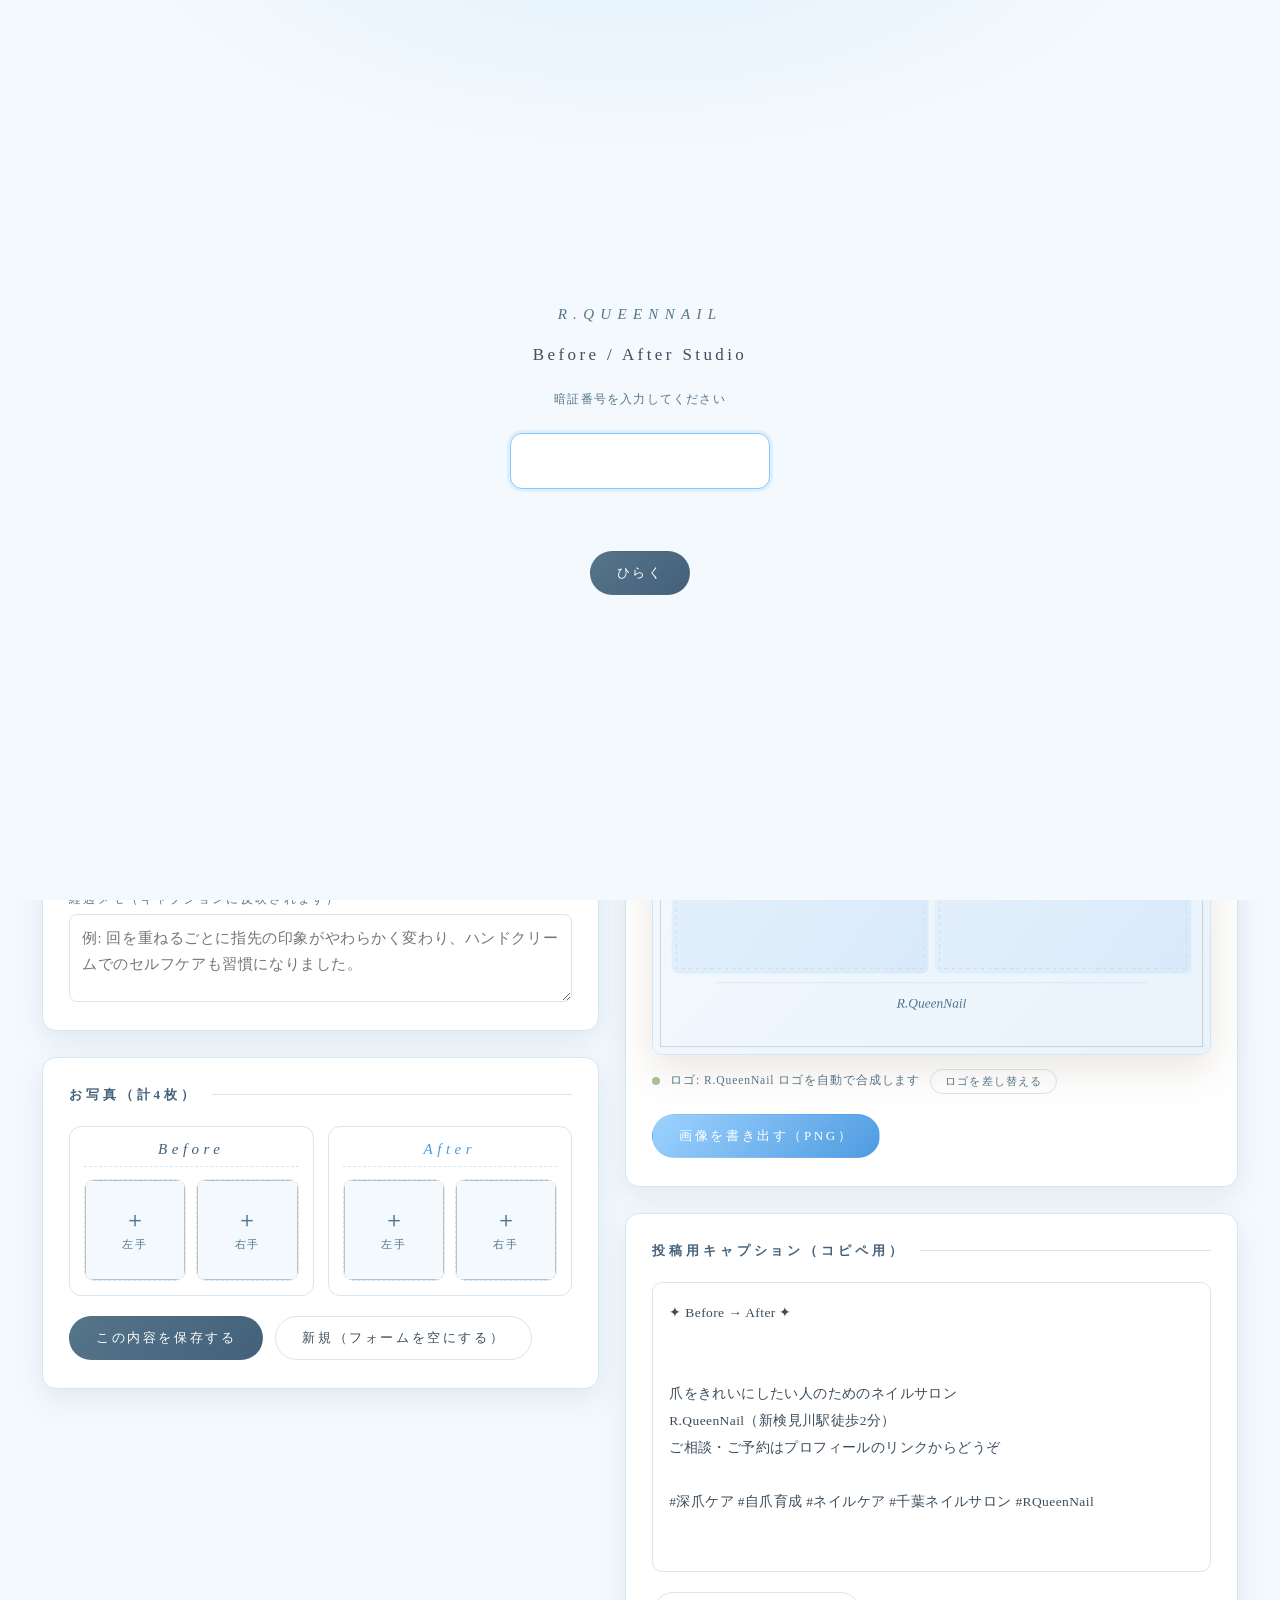
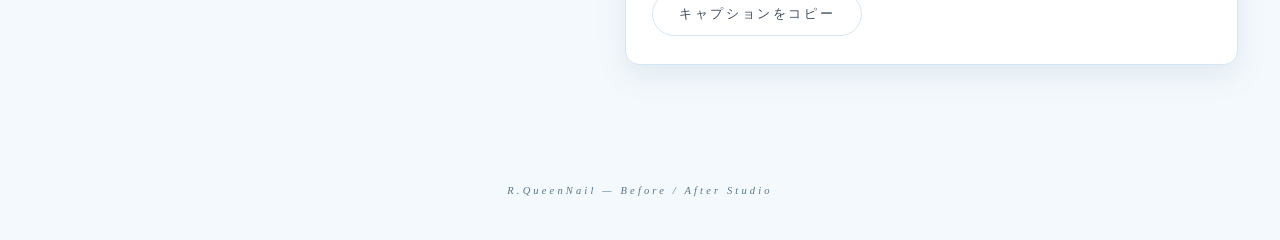
<file: index.html>
<!DOCTYPE html>
<html lang="ja">
<head>
<meta charset="utf-8">
<meta name="viewport" content="width=device-width, initial-scale=1">
<meta name="robots" content="noindex, nofollow">
<title>R.QueenNail — Before / After Studio</title>
<style>
  :root{
    /* R.QueenNail ブランドカラー: メイン#85C8FE / 第2 #55758A / 第3 #DCEFFF */
    --ivory:#f4f9fd;
    --paper:#ffffff;
    --ink:#3c4d5c;
    --ink-soft:#55758A;
    --gold:#55758A;
    --gold-deep:#44607a;
    --gold-mist:#DCEFFF;
    --rose:#85C8FE;
    --rose-deep:#4f9be0;
    --rose-mist:#dcefff;
    --line:#d5e6f3;
    --shadow:0 10px 30px rgba(85,117,138,.12);
    --serif:"Yu Mincho","YuMincho","Hiragino Mincho ProN","MS PMincho",serif;
    --display:Georgia,"Times New Roman",var(--serif);
  }
  *{box-sizing:border-box;margin:0;padding:0}
  html{-webkit-text-size-adjust:100%}
  body{
    font-family:var(--serif);
    color:var(--ink);
    background:
      radial-gradient(1200px 500px at 85% -10%, rgba(133,200,254,.14), transparent 60%),
      radial-gradient(900px 420px at -10% 8%, rgba(85,117,138,.10), transparent 55%),
      var(--ivory);
    min-height:100vh;
    letter-spacing:.02em;
  }
  /* ---------- header ---------- */
  header{
    padding:34px 28px 22px;
    text-align:center;
    position:relative;
  }
  header::after{
    content:"";display:block;margin:20px auto 0;width:min(720px,86%);
    border-top:1px solid var(--line);
    border-bottom:1px solid var(--line);
    height:5px;
  }
  .brand{
    font-family:var(--display);
    font-style:italic;
    font-size:15px;
    letter-spacing:.42em;
    color:var(--gold-deep);
    text-transform:uppercase;
  }
  h1{
    margin-top:10px;
    font-family:var(--display);
    font-weight:500;
    font-size:clamp(26px,4vw,38px);
    letter-spacing:.14em;
    color:var(--ink);
  }
  h1 em{font-style:italic;color:var(--rose-deep)}
  .tagline{margin-top:10px;font-size:12.5px;color:var(--ink-soft);letter-spacing:.18em}
  .privacy-note{
    display:inline-block;margin-top:14px;padding:5px 16px;
    font-size:11px;color:var(--gold-deep);letter-spacing:.14em;
    border:1px solid var(--gold-mist);border-radius:999px;background:rgba(255,255,255,.6);
  }
  /* ---------- tabs ---------- */
  nav{display:flex;justify-content:center;gap:8px;margin:26px auto 0;flex-wrap:wrap}
  .tab{
    font-family:var(--serif);
    font-size:13.5px;letter-spacing:.22em;
    padding:11px 34px;cursor:pointer;
    background:transparent;color:var(--ink-soft);
    border:1px solid transparent;border-radius:999px;
    transition:all .25s ease;
  }
  .tab:hover{color:var(--ink)}
  .tab.active{
    background:var(--paper);color:var(--ink);
    border-color:var(--line);box-shadow:var(--shadow);
  }
  .tab .count{
    display:inline-block;min-width:20px;margin-left:8px;padding:1px 6px;
    font-size:11px;letter-spacing:0;text-align:center;
    background:var(--rose-mist);color:var(--rose-deep);border-radius:999px;
  }
  /* ---------- layout ---------- */
  main{max-width:1240px;margin:30px auto 90px;padding:0 22px}
  .view{display:none}
  .view.active{display:block}
  #view-editor.active{display:grid;grid-template-columns:minmax(340px,1fr) minmax(380px,1.1fr);gap:26px;align-items:start}
  @media(max-width:980px){#view-editor.active{grid-template-columns:1fr}}
  .card{
    background:var(--paper);
    border:1px solid var(--line);
    border-radius:14px;
    box-shadow:var(--shadow);
    padding:28px 26px;
  }
  .card + .card{margin-top:26px}
  .card h2{
    font-size:13px;font-weight:600;letter-spacing:.3em;color:var(--gold-deep);
    display:flex;align-items:center;gap:14px;margin-bottom:22px;
  }
  .card h2::after{content:"";flex:1;border-top:1px solid var(--line)}
  /* ---------- form ---------- */
  .grid2{display:grid;grid-template-columns:1fr 1fr;gap:14px 16px}
  @media(max-width:520px){.grid2{grid-template-columns:1fr}}
  .field{display:flex;flex-direction:column;gap:7px}
  .field.wide{grid-column:1 / -1}
  label{font-size:11.5px;letter-spacing:.2em;color:var(--ink-soft)}
  input[type=text],input[type=date],select,textarea{
    font-family:var(--serif);font-size:14.5px;color:var(--ink);
    padding:10px 12px;background:#fff;
    border:1px solid var(--line);border-radius:8px;
    outline:none;transition:border-color .2s, box-shadow .2s;
    letter-spacing:.04em;width:100%;
  }
  input:focus,select:focus,textarea:focus{
    border-color:var(--gold);box-shadow:0 0 0 3px rgba(179,154,100,.12);
  }
  textarea{resize:vertical;min-height:88px;line-height:1.8}
  .check-group{display:flex;flex-direction:column;gap:8px}
  .check{
    display:flex;align-items:center;gap:10px;padding:11px 14px;
    border:1px solid var(--line);border-radius:8px;background:#fff;
    cursor:pointer;font-size:14px;letter-spacing:.04em;color:var(--ink);
    transition:border-color .2s, background .2s;
  }
  .check:hover{border-color:var(--rose)}
  .check:has(input:checked){border-color:var(--rose);background:var(--rose-mist)}
  .check input{width:18px;height:18px;accent-color:var(--rose-deep);flex:none;cursor:pointer}
  .ng-warn{
    display:none;font-size:11.5px;line-height:1.7;color:var(--rose-deep);
    background:var(--rose-mist);border-radius:8px;padding:8px 12px;letter-spacing:.05em;
  }
  .ng-warn.show{display:block}
  /* ---------- photo slots ---------- */
  .slots{display:grid;grid-template-columns:1fr 1fr;gap:14px}
  .slot-group{border:1px solid var(--line);border-radius:12px;padding:14px;background:#fff}
  .slot-group .g-label{
    text-align:center;font-family:var(--display);font-style:italic;
    font-size:15px;letter-spacing:.3em;margin-bottom:12px;padding-bottom:8px;
    border-bottom:1px dashed var(--line);
  }
  .slot-group.before .g-label{color:var(--gold-deep)}
  .slot-group.after  .g-label{color:var(--rose-deep)}
  .slot-pair{display:grid;grid-template-columns:1fr 1fr;gap:10px}
  .slot{
    aspect-ratio:1/1;border:1.5px dashed var(--line);border-radius:10px;
    display:flex;flex-direction:column;align-items:center;justify-content:center;gap:6px;
    cursor:pointer;position:relative;overflow:hidden;background:var(--ivory);
    transition:border-color .2s, background .2s;
  }
  .slot:hover{border-color:var(--gold)}
  .slot.dragover{border-color:var(--rose);background:var(--rose-mist)}
  .slot .hint{font-size:11px;letter-spacing:.16em;color:var(--ink-soft);pointer-events:none}
  .slot .plus{font-size:22px;color:var(--gold);line-height:1;pointer-events:none;font-family:var(--display)}
  .slot img{position:absolute;inset:0;width:100%;height:100%;object-fit:cover}
  .slot .clear-btn{
    position:absolute;top:6px;right:6px;width:24px;height:24px;border-radius:50%;
    background:rgba(255,255,255,.92);border:1px solid var(--line);color:var(--ink-soft);
    font-size:13px;line-height:1;cursor:pointer;display:none;align-items:center;justify-content:center;
  }
  .slot.filled .clear-btn{display:flex}
  .slot.filled .hint,.slot.filled .plus{display:none}
  /* ---------- buttons ---------- */
  .btn{
    font-family:var(--serif);font-size:13px;letter-spacing:.2em;
    padding:12px 26px;border-radius:999px;cursor:pointer;
    border:1px solid var(--line);background:#fff;color:var(--ink);
    transition:all .22s ease;
  }
  .btn:hover{border-color:var(--gold);box-shadow:0 4px 14px rgba(150,125,80,.16);transform:translateY(-1px)}
  .btn.primary{
    background:linear-gradient(135deg,var(--gold) 0%,var(--gold-deep) 100%);
    color:#fff;border-color:transparent;
  }
  .btn.rose{
    background:linear-gradient(135deg,#9dd2ff 0%,var(--rose-deep) 100%);
    color:#fff;border-color:transparent;
  }
  .btn.ghost{background:transparent}
  .btn:disabled{opacity:.45;cursor:not-allowed;transform:none;box-shadow:none}
  .btn-row{display:flex;gap:12px;flex-wrap:wrap;margin-top:20px}
  /* ---------- preview ---------- */
  .layout-switch{display:flex;gap:0;border:1px solid var(--line);border-radius:999px;overflow:hidden;width:fit-content;margin:0 auto 18px}
  .layout-switch button{
    font-family:var(--serif);font-size:12.5px;letter-spacing:.12em;
    padding:10px 22px;border:none;background:#fff;color:var(--ink-soft);cursor:pointer;
    transition:all .2s;
  }
  .layout-switch button.active{
    background:linear-gradient(135deg,var(--gold-mist),#fff);color:var(--gold-deep);font-weight:600;
  }
  .canvas-wrap{
    position:relative;border-radius:10px;overflow:hidden;
    border:1px solid var(--line);
    box-shadow:0 14px 40px rgba(120,100,70,.16);
    background:#fff;
  }
  #previewCanvas{display:block;width:100%;height:auto}
  .logo-status{
    margin-top:14px;font-size:11.5px;color:var(--ink-soft);letter-spacing:.08em;
    display:flex;align-items:center;gap:10px;flex-wrap:wrap;line-height:1.7;
  }
  .logo-status .dot{width:8px;height:8px;border-radius:50%;background:#a8c39a;flex:none}
  .logo-status.missing .dot{background:var(--rose)}
  .logo-status button{
    font-family:var(--serif);font-size:11px;letter-spacing:.1em;padding:4px 14px;
    border:1px solid var(--line);border-radius:999px;background:#fff;cursor:pointer;color:var(--ink-soft);
  }
  /* ---------- caption ---------- */
  #captionBox{
    width:100%;min-height:290px;font-family:var(--serif);font-size:13.5px;line-height:2;
    padding:16px;border:1px solid var(--line);border-radius:10px;background:#fff;color:var(--ink);
    white-space:pre-wrap;letter-spacing:.03em;
  }
  /* ---------- list ---------- */
  .search-bar{display:flex;gap:12px;margin-bottom:22px;flex-wrap:wrap}
  .search-bar input{flex:1;min-width:220px}
  .search-bar select{width:130px}
  .record-list{display:grid;grid-template-columns:repeat(auto-fill,minmax(300px,1fr));gap:16px}
  .record-card{
    background:#fff;border:1px solid var(--line);border-radius:12px;padding:16px;
    display:flex;gap:14px;transition:box-shadow .2s, transform .2s;
  }
  .record-card:hover{box-shadow:var(--shadow);transform:translateY(-2px)}
  .record-thumb{
    width:74px;height:74px;border-radius:10px;flex:none;overflow:hidden;
    background:linear-gradient(135deg,var(--gold-mist),var(--rose-mist));
    display:flex;align-items:center;justify-content:center;
    font-family:var(--display);font-style:italic;color:#fff;font-size:22px;
  }
  .record-thumb img{width:100%;height:100%;object-fit:cover}
  .record-info{flex:1;min-width:0}
  .record-info .name{font-size:15px;letter-spacing:.1em;margin-bottom:3px}
  .record-info .meta{font-size:11.5px;color:var(--ink-soft);line-height:1.9;letter-spacing:.05em}
  .record-actions{display:flex;flex-direction:column;gap:6px;justify-content:center}
  .record-actions button{
    font-family:var(--serif);font-size:11px;letter-spacing:.1em;padding:6px 14px;
    border-radius:999px;border:1px solid var(--line);background:#fff;cursor:pointer;color:var(--ink);
    transition:all .2s;white-space:nowrap;
  }
  .record-actions button:hover{border-color:var(--gold)}
  .record-actions button.del:hover{border-color:var(--rose);color:var(--rose-deep)}
  .empty-msg{
    grid-column:1/-1;text-align:center;padding:60px 20px;color:var(--ink-soft);
    font-size:13px;letter-spacing:.14em;line-height:2.2;
  }
  .empty-msg .orn{font-family:var(--display);font-style:italic;font-size:26px;color:var(--gold-mist);display:block;margin-bottom:8px}
  /* ---------- toast ---------- */
  #toast{
    position:fixed;left:50%;bottom:34px;transform:translate(-50%,20px);
    background:var(--ink);color:#fff;font-size:12.5px;letter-spacing:.14em;
    padding:12px 30px;border-radius:999px;opacity:0;pointer-events:none;
    transition:all .35s ease;z-index:99;box-shadow:0 8px 24px rgba(0,0,0,.25);
  }
  #toast.show{opacity:1;transform:translate(-50%,0)}
  footer{
    text-align:center;padding:30px 20px 44px;color:var(--ink-soft);
    font-size:10.5px;letter-spacing:.3em;font-family:var(--display);font-style:italic;
  }
  input[type=file]{display:none}
  .sync-note{
    display:block;max-width:560px;margin:10px auto 0;padding:0 16px;
    font-size:10.5px;line-height:1.9;color:var(--ink-soft);letter-spacing:.08em;
  }
  /* ---------- 書き出し結果（スマホ長押し保存用） ---------- */
  #exportResult{display:none;margin-top:18px;text-align:center}
  #exportResult.show{display:block}
  #exportResult img{
    width:min(320px,80%);border-radius:10px;border:1px solid var(--line);
    box-shadow:0 8px 22px rgba(120,100,70,.16);
  }
  #exportResult .save-hint{
    margin-top:10px;font-size:12px;line-height:1.9;color:var(--ink-soft);letter-spacing:.06em;
  }
  #exportResult .save-hint strong{color:var(--rose-deep);font-weight:600}
  /* ---------- 暗証番号ロック ---------- */
  #lockScreen{
    position:fixed;inset:0;z-index:1000;display:none;
    align-items:center;justify-content:center;flex-direction:column;gap:22px;
    background:
      radial-gradient(900px 420px at 50% -10%, rgba(133,200,254,.18), transparent 60%),
      var(--ivory);
    padding:24px;text-align:center;
  }
  #lockScreen.show{display:flex}
  #lockScreen .lock-brand{
    font-family:var(--display);font-style:italic;font-size:15px;
    letter-spacing:.42em;color:var(--gold);text-transform:uppercase;
  }
  #lockScreen h2{
    font-family:var(--serif);font-weight:500;font-size:17px;
    letter-spacing:.2em;color:var(--ink);
  }
  #lockScreen p{font-size:12px;color:var(--ink-soft);letter-spacing:.1em;line-height:2}
  #lockPin{
    font-family:var(--serif);font-size:26px;letter-spacing:.5em;text-align:center;
    width:min(260px,80vw);padding:12px 8px 12px 20px;
    border:1px solid var(--line);border-radius:12px;background:#fff;outline:none;
  }
  #lockPin:focus{border-color:var(--rose);box-shadow:0 0 0 3px rgba(133,200,254,.2)}
  #lockScreen .lock-error{color:var(--rose-deep);font-size:12px;letter-spacing:.1em;min-height:18px}
  /* ---------- スマホ最適化 ---------- */
  @media(max-width:640px){
    header{padding:24px 14px 14px}
    h1{letter-spacing:.08em}
    .tagline{letter-spacing:.08em}
    .privacy-note{font-size:10px;letter-spacing:.06em}
    nav{margin-top:18px}
    .tab{padding:10px 20px;letter-spacing:.12em}
    main{padding:0 10px;margin-top:20px}
    .card{padding:18px 14px;border-radius:12px}
    #view-editor.active{gap:18px}
    .card + .card{margin-top:18px}
    .slots{grid-template-columns:1fr;gap:12px}
    /* iOSの自動ズームを防ぐため入力文字は16px以上にする */
    input[type=text],input[type=date],select,textarea{font-size:16px}
    .btn{width:100%;text-align:center;padding:14px 20px}
    .btn-row{flex-direction:column}
    .layout-switch{width:100%;display:grid;grid-template-columns:1fr 1fr}
    .layout-switch button{padding:12px 6px;font-size:11.5px;letter-spacing:.04em}
    .search-bar select{width:100%}
    .record-list{grid-template-columns:1fr}
    .slot .hint{font-size:12px}
  }
</style>
</head>
<body>

<header>
  <div class="brand">R.QueenNail</div>
  <h1>Before <em>/</em> After Studio</h1>
  <div class="tagline">お客さまの記録と、SNS・HP用の1枚画像づくり</div>
  <div class="privacy-note">データはこの端末の中だけに保存されます（外部送信は行いません）</div>
  <span class="sync-note">※本アプリは端末ごとのブラウザ内にデータを保存します。PCとスマホ間でデータは同期されませんのでご注意ください</span>
</header>

<nav>
  <button class="tab active" data-view="editor">作成スタジオ</button>
  <button class="tab" data-view="list">お客さま一覧<span class="count" id="recCount">0</span></button>
</nav>

<main>
  <!-- =============== editor view =============== -->
  <section id="view-editor" class="view active">
    <div><!-- left column -->
      <div class="card">
        <h2>お客さま情報</h2>
        <div class="grid2">
          <div class="field">
            <label for="f-initials">イニシャル・お呼び名</label>
            <input type="text" id="f-initials" placeholder="例: K.S">
          </div>
          <div class="field">
            <label for="f-age">年代</label>
            <select id="f-age">
              <option value="">選択してください</option>
              <option>10代</option><option>20代</option><option>30代</option>
              <option>40代</option><option>50代</option><option>60代</option>
              <option>70代以上</option>
            </select>
          </div>
          <div class="field">
            <label for="f-gender">性別</label>
            <select id="f-gender">
              <option value="">選択してください</option>
              <option>女性</option><option>男性</option><option>その他・未回答</option>
            </select>
          </div>
          <div class="field">
            <label for="f-area">お住まいの地域</label>
            <input type="text" id="f-area" placeholder="例: 市原市、千葉市中央区">
          </div>
          <div class="field">
            <label for="f-first">初回ご来店日</label>
            <input type="date" id="f-first">
          </div>
          <div class="field">
            <label for="f-after">アフター撮影のご来店日</label>
            <input type="date" id="f-after">
          </div>
          <div class="field wide">
            <label>メニュー・ケア内容（複数選択できます）</label>
            <div class="check-group" id="f-treatments">
              <label class="check"><input type="checkbox" value="深爪ケア5回コース"><span>深爪ケア5回コース</span></label>
              <label class="check"><input type="checkbox" value="パラジェル継続サポートコース（6回）"><span>パラジェル継続サポートコース（6回）</span></label>
              <label class="check"><input type="checkbox" value="パラジェル継続サポートコース（3回）"><span>パラジェル継続サポートコース（3回）</span></label>
            </div>
            <input type="text" id="f-treatment-other" placeholder="その他・補足があれば入力（任意）">
          </div>
          <div class="field wide">
            <label for="f-memo">経過メモ（キャプションに反映されます）</label>
            <textarea id="f-memo" placeholder="例: 回を重ねるごとに指先の印象がやわらかく変わり、ハンドクリームでのセルフケアも習慣になりました。"></textarea>
            <div class="ng-warn" id="ngWarn"></div>
          </div>
        </div>
      </div>

      <div class="card">
        <h2>お写真（計4枚）</h2>
        <div class="slots">
          <div class="slot-group before">
            <div class="g-label">Before</div>
            <div class="slot-pair">
              <div class="slot" data-slot="beforeL">
                <span class="plus">＋</span><span class="hint">左手</span>
                <img alt=""><button class="clear-btn" title="削除">×</button>
              </div>
              <div class="slot" data-slot="beforeR">
                <span class="plus">＋</span><span class="hint">右手</span>
                <img alt=""><button class="clear-btn" title="削除">×</button>
              </div>
            </div>
          </div>
          <div class="slot-group after">
            <div class="g-label">After</div>
            <div class="slot-pair">
              <div class="slot" data-slot="afterL">
                <span class="plus">＋</span><span class="hint">左手</span>
                <img alt=""><button class="clear-btn" title="削除">×</button>
              </div>
              <div class="slot" data-slot="afterR">
                <span class="plus">＋</span><span class="hint">右手</span>
                <img alt=""><button class="clear-btn" title="削除">×</button>
              </div>
            </div>
          </div>
        </div>
        <input type="file" id="fileInput" accept="image/*">
        <div class="btn-row">
          <button class="btn primary" id="btnSave">この内容を保存する</button>
          <button class="btn ghost" id="btnNew">新規（フォームを空にする）</button>
        </div>
      </div>
    </div>

    <div><!-- right column -->
      <div class="card">
        <h2>1枚画像プレビュー（1080 × 1080）</h2>
        <div class="layout-switch">
          <button id="btnLayoutA" class="active">A ｜ 左右ならべ（時間の流れ）</button>
          <button id="btnLayoutB">B ｜ 上下ならべ（大きく見せる）</button>
        </div>
        <div class="canvas-wrap">
          <canvas id="previewCanvas" width="1080" height="1080"></canvas>
        </div>
        <div class="logo-status" id="logoStatus">
          <span class="dot"></span><span id="logoStatusText">ロゴを読み込み中…</span>
          <button id="btnLogoChange">ロゴを差し替える</button>
          <input type="file" id="logoInput" accept="image/*">
        </div>
        <div class="btn-row">
          <button class="btn rose" id="btnDownload">画像を書き出す（PNG）</button>
        </div>
        <div id="exportResult">
          <img id="exportImg" alt="書き出したビフォーアフター画像">
          <div class="save-hint">
            スマホの方は、上の画像を<strong>長押し →「写真に追加」（または「画像を保存」）</strong>で端末に保存できます。<br>
            パソコンの方は自動でダウンロードが始まります。
          </div>
        </div>
      </div>

      <div class="card">
        <h2>投稿用キャプション（コピペ用）</h2>
        <div id="captionBox"></div>
        <div class="btn-row">
          <button class="btn" id="btnCopyCaption">キャプションをコピー</button>
        </div>
      </div>
    </div>
  </section>

  <!-- =============== list view =============== -->
  <section id="view-list" class="view">
    <div class="card">
      <h2>お客さま一覧・検索</h2>
      <div class="search-bar">
        <input type="text" id="searchKw" placeholder="イニシャル・地域・メニュー・メモで検索">
        <select id="searchAge">
          <option value="">年代: すべて</option>
          <option>10代</option><option>20代</option><option>30代</option>
          <option>40代</option><option>50代</option><option>60代</option>
          <option>70代以上</option>
        </select>
      </div>
      <div class="record-list" id="recordList"></div>
    </div>
  </section>
</main>

<div id="toast"></div>
<footer>R.QueenNail — Before / After Studio</footer>

<div id="lockScreen">
  <div class="lock-brand">R.QueenNail</div>
  <h2>Before / After Studio</h2>
  <p>暗証番号を入力してください</p>
  <input type="password" id="lockPin" inputmode="numeric" autocomplete="off" maxlength="8">
  <div class="lock-error" id="lockError"></div>
  <button class="btn primary" id="lockSubmit">ひらく</button>
</div>

<script>
"use strict";
/* =====================================================================
   R.QueenNail Before/After Studio
   - 完全ローカル動作（IndexedDB保存・外部送信なし）
   - 4枚の写真から 1080x1080 のSNS用1枚画像を Canvas で生成
   ===================================================================== */

/* ---------- 表現ルール（サロンのトーン&マナー） ---------- */
const WORD_RULES = [
  [/お爪/g, "自爪"],
  [/地爪/g, "自爪"],
  [/矯正/g, "ケア"],
  [/治療/g, "ケア"],
  [/完治/g, "すこやかな指先"],
  [/改善/g, "変化"],
  [/治り/g, "整い"],
  [/治る/g, "整う"],
  [/治す/g, "整える"],
  [/治し/g, "整え"],
  [/治っ/g, "整っ"],
];
const NG_LABELS = ["お爪", "地爪", "矯正", "治療", "完治", "改善", "治"];

function sanitizeText(text) {
  let out = text || "";
  for (const [re, rep] of WORD_RULES) out = out.replace(re, rep);
  return out;
}
function findNgWords(text) {
  return NG_LABELS.filter(w => (text || "").includes(w));
}

/* ---------- IndexedDB ---------- */
const DB_NAME = "rqn-ba-studio";
const DB_VER = 1;
let dbPromise = null;

function openDb() {
  if (dbPromise) return dbPromise;
  dbPromise = new Promise((resolve, reject) => {
    const req = indexedDB.open(DB_NAME, DB_VER);
    req.onupgradeneeded = () => {
      const db = req.result;
      if (!db.objectStoreNames.contains("records"))
        db.createObjectStore("records", { keyPath: "id", autoIncrement: true });
      if (!db.objectStoreNames.contains("settings"))
        db.createObjectStore("settings", { keyPath: "key" });
    };
    req.onsuccess = () => resolve(req.result);
    req.onerror = () => reject(req.error);
  });
  return dbPromise;
}
async function idbPut(store, value) {
  const db = await openDb();
  return new Promise((res, rej) => {
    const tx = db.transaction(store, "readwrite");
    const rq = tx.objectStore(store).put(value);
    rq.onsuccess = () => res(rq.result);
    tx.onerror = () => rej(tx.error);
  });
}
async function idbGet(store, key) {
  const db = await openDb();
  return new Promise((res, rej) => {
    const rq = db.transaction(store, "readonly").objectStore(store).get(key);
    rq.onsuccess = () => res(rq.result);
    rq.onerror = () => rej(rq.error);
  });
}
async function idbAll(store) {
  const db = await openDb();
  return new Promise((res, rej) => {
    const rq = db.transaction(store, "readonly").objectStore(store).getAll();
    rq.onsuccess = () => res(rq.result || []);
    rq.onerror = () => rej(rq.error);
  });
}
async function idbDelete(store, key) {
  const db = await openDb();
  return new Promise((res, rej) => {
    const tx = db.transaction(store, "readwrite");
    tx.objectStore(store).delete(key);
    tx.oncomplete = () => res();
    tx.onerror = () => rej(tx.error);
  });
}

/* ---------- アプリ状態 ---------- */
const state = {
  editingId: null,
  layout: "A",
  images: { beforeL: null, beforeR: null, afterL: null, afterR: null },
  logoDataUrl: null,
};

const SLOT_LABELS = {
  beforeL: "Before 左手", beforeR: "Before 右手",
  afterL: "After 左手", afterR: "After 右手",
};

/* ---------- ユーティリティ ---------- */
const $ = sel => document.querySelector(sel);
const $$ = sel => [...document.querySelectorAll(sel)];

function toast(msg) {
  const t = $("#toast");
  t.textContent = msg;
  t.classList.add("show");
  clearTimeout(t._timer);
  t._timer = setTimeout(() => t.classList.remove("show"), 2600);
}

function loadImage(src) {
  return new Promise((res, rej) => {
    const img = new Image();
    img.onload = () => res(img);
    img.onerror = rej;
    img.src = src;
  });
}

/* アップロード画像を最大1400pxに縮小してdataURL化（保存サイズ対策） */
function fileToDataUrl(file, maxSide = 1400) {
  return new Promise((resolve, reject) => {
    const fr = new FileReader();
    fr.onerror = () => reject(fr.error);
    fr.onload = async () => {
      try {
        const img = await loadImage(fr.result);
        const scale = Math.min(1, maxSide / Math.max(img.width, img.height));
        if (scale >= 1) { resolve(fr.result); return; }
        const cv = document.createElement("canvas");
        cv.width = Math.round(img.width * scale);
        cv.height = Math.round(img.height * scale);
        cv.getContext("2d").drawImage(img, 0, 0, cv.width, cv.height);
        resolve(cv.toDataURL("image/jpeg", 0.9));
      } catch (e) { reject(e); }
    };
    fr.readAsDataURL(file);
  });
}

function fmtDateJp(iso) {          // 2026-01-10 -> 2026年1月10日
  if (!iso) return "";
  const [y, m, d] = iso.split("-").map(Number);
  return `${y}年${m}月${d}日`;
}
function fmtDateDot(iso) {         // 2026-01-10 -> 2026.1.10
  if (!iso) return "";
  const [y, m, d] = iso.split("-").map(Number);
  return `${y}.${m}.${d}`;
}
function monthsBetween(isoFrom, isoTo) {
  if (!isoFrom || !isoTo) return null;
  const a = new Date(isoFrom), b = new Date(isoTo);
  const days = (b - a) / 86400000;
  if (days < 0) return null;
  const m = Math.round(days / 30.44);
  return m;
}
function elapsedLabel(rec) {
  const m = monthsBetween(rec.firstVisit, rec.afterVisit);
  if (m === null) return "";
  if (m === 0) return "初回から間もないご経過";
  return `約${m}ヶ月のご経過`;
}

/* ---------- フォーム <-> レコード ---------- */
function readForm() {
  const treatments = $$("#f-treatments input:checked").map(c => c.value);
  const treatmentOther = $("#f-treatment-other").value.trim();
  return {
    initials:  $("#f-initials").value.trim(),
    ageGroup:  $("#f-age").value,
    gender:    $("#f-gender").value,
    area:      $("#f-area").value.trim(),
    firstVisit: $("#f-first").value,
    afterVisit: $("#f-after").value,
    treatments, treatmentOther,
    treatment: [...treatments, treatmentOther].filter(Boolean).join("・"),
    memo:      $("#f-memo").value.trim(),
  };
}
function fillForm(rec) {
  $("#f-initials").value = rec.initials || "";
  $("#f-age").value = rec.ageGroup || "";
  $("#f-gender").value = rec.gender || "";
  $("#f-area").value = rec.area || "";
  $("#f-first").value = rec.firstVisit || "";
  $("#f-after").value = rec.afterVisit || "";
  const set = new Set(rec.treatments || []);
  $$("#f-treatments input").forEach(c => { c.checked = set.has(c.value); });
  // 旧形式（自由入力のみ）のデータはその他欄に引き継ぐ
  $("#f-treatment-other").value = rec.treatmentOther || (rec.treatments ? "" : (rec.treatment || ""));
  $("#f-memo").value = rec.memo || "";
}

/* ---------- 画像スロットUI ---------- */
let activeSlotKey = null;

function refreshSlotUi() {
  $$(".slot").forEach(el => {
    const key = el.dataset.slot;
    const img = el.querySelector("img");
    if (state.images[key]) {
      img.src = state.images[key];
      el.classList.add("filled");
    } else {
      img.removeAttribute("src");
      el.classList.remove("filled");
    }
  });
}

async function setSlotImage(key, file) {
  try {
    state.images[key] = await fileToDataUrl(file);
    refreshSlotUi();
    schedulePreview();
    toast(`${SLOT_LABELS[key]} のお写真を受け取りました`);
  } catch (e) {
    console.error(e);
    toast("画像の読み込みに失敗しました。別のファイルでお試しください");
  }
}

function bindSlots() {
  const fileInput = $("#fileInput");
  $$(".slot").forEach(el => {
    const key = el.dataset.slot;
    el.addEventListener("click", ev => {
      if (ev.target.classList.contains("clear-btn")) return;
      activeSlotKey = key;
      fileInput.value = "";
      fileInput.click();
    });
    el.querySelector(".clear-btn").addEventListener("click", ev => {
      ev.stopPropagation();
      state.images[key] = null;
      refreshSlotUi();
      schedulePreview();
    });
    el.addEventListener("dragover", ev => { ev.preventDefault(); el.classList.add("dragover"); });
    el.addEventListener("dragleave", () => el.classList.remove("dragover"));
    el.addEventListener("drop", ev => {
      ev.preventDefault();
      el.classList.remove("dragover");
      const file = ev.dataTransfer.files && ev.dataTransfer.files[0];
      if (file && file.type.startsWith("image/")) setSlotImage(key, file);
    });
  });
  fileInput.addEventListener("change", () => {
    const file = fileInput.files && fileInput.files[0];
    if (file && activeSlotKey) setSlotImage(activeSlotKey, file);
  });
}

/* ---------- Canvas 合成 ---------- */
const CANVAS_SIZE = 1080;
const COLORS = {
  bg1: "#f7fbff", bg2: "#e9f3fc",
  beforeBand1: "#6b8ea6", beforeBand2: "#55758A",   // 第2カラー（落ち着いたブルーグレー）
  afterBand1: "#9dd2ff", afterBand2: "#5fa9e8",     // メインカラー（ライトブルー）
  bandText: "#ffffff",
  ink: "#3c4d5c", inkSoft: "#55758A",
  line: "#c9dfef",
  placeholder1: "#e6f2fc", placeholder2: "#d9eafa",
};
const CANVAS_SERIF = '"Yu Mincho","YuMincho","Hiragino Mincho ProN",serif';
const CANVAS_DISPLAY = 'Georgia,"Times New Roman",serif';

function drawCover(ctx, img, x, y, w, h, radius = 0) {
  ctx.save();
  if (radius > 0) {
    roundedRectPath(ctx, x, y, w, h, radius);
    ctx.clip();
  }
  const sRatio = img.width / img.height, dRatio = w / h;
  let sx, sy, sw, sh;
  if (sRatio > dRatio) { sh = img.height; sw = sh * dRatio; sx = (img.width - sw) / 2; sy = 0; }
  else { sw = img.width; sh = sw / dRatio; sx = 0; sy = (img.height - sh) / 2; }
  ctx.drawImage(img, sx, sy, sw, sh, x, y, w, h);
  ctx.restore();
}
function roundedRectPath(ctx, x, y, w, h, r) {
  ctx.beginPath();
  ctx.moveTo(x + r, y);
  ctx.arcTo(x + w, y, x + w, y + h, r);
  ctx.arcTo(x + w, y + h, x, y + h, r);
  ctx.arcTo(x, y + h, x, y, r);
  ctx.arcTo(x, y, x + w, y, r);
  ctx.closePath();
}
function drawPlaceholder(ctx, x, y, w, h, label, radius = 0) {
  ctx.save();
  if (radius > 0) { roundedRectPath(ctx, x, y, w, h, radius); ctx.clip(); }
  const g = ctx.createLinearGradient(x, y, x + w, y + h);
  g.addColorStop(0, COLORS.placeholder1);
  g.addColorStop(1, COLORS.placeholder2);
  ctx.fillStyle = g;
  ctx.fillRect(x, y, w, h);
  ctx.strokeStyle = COLORS.line;
  ctx.setLineDash([7, 7]);
  ctx.lineWidth = 2;
  ctx.strokeRect(x + 10, y + 10, w - 20, h - 20);
  ctx.setLineDash([]);
  ctx.fillStyle = COLORS.inkSoft;
  ctx.font = `500 ${Math.max(20, Math.round(w * 0.055))}px ${CANVAS_SERIF}`;
  ctx.textAlign = "center";
  ctx.textBaseline = "middle";
  ctx.fillText(label, x + w / 2, y + h / 2);
  ctx.restore();
}
function drawBand(ctx, x, y, w, h, kind) {
  const g = ctx.createLinearGradient(x, y, x + w, y + h);
  if (kind === "before") { g.addColorStop(0, COLORS.beforeBand1); g.addColorStop(1, COLORS.beforeBand2); }
  else { g.addColorStop(0, COLORS.afterBand1); g.addColorStop(1, COLORS.afterBand2); }
  ctx.save();
  roundedRectPath(ctx, x, y, w, h, h / 2);
  ctx.fillStyle = g;
  ctx.fill();
  // 上品な内側ハイライトライン
  roundedRectPath(ctx, x + 4, y + 4, w - 8, h - 8, (h - 8) / 2);
  ctx.strokeStyle = "rgba(255,255,255,.35)";
  ctx.lineWidth = 1.4;
  ctx.stroke();
  ctx.fillStyle = COLORS.bandText;
  ctx.font = `italic 500 ${Math.round(h * 0.5)}px ${CANVAS_DISPLAY}`;
  ctx.textAlign = "center";
  ctx.textBaseline = "middle";
  if ("letterSpacing" in ctx) ctx.letterSpacing = "6px";
  ctx.fillText(kind === "before" ? "Before" : "After", x + w / 2, y + h / 2 + 1);
  if ("letterSpacing" in ctx) ctx.letterSpacing = "0px";
  ctx.restore();
}
async function drawLogoMedallion(ctx, cx, cy, r) {
  ctx.save();
  // 白の円形ベース + 細い金の縁
  ctx.beginPath();
  ctx.arc(cx, cy, r, 0, Math.PI * 2);
  ctx.fillStyle = "rgba(255,253,248,.97)";
  ctx.shadowColor = "rgba(110,90,60,.28)";
  ctx.shadowBlur = 26;
  ctx.fill();
  ctx.shadowBlur = 0;
  ctx.beginPath();
  ctx.arc(cx, cy, r - 6, 0, Math.PI * 2);
  ctx.strokeStyle = "#85C8FE";
  ctx.lineWidth = 1.6;
  ctx.stroke();
  if (state.logoDataUrl) {
    try {
      const logo = await loadImage(state.logoDataUrl);
      // 横長ロゴでも円の中で存在感が出るよう、幅・高さ別々に上限を取る
      const scale = Math.min((r * 1.7) / logo.width, r / logo.height);
      const w = logo.width * scale, h = logo.height * scale;
      ctx.beginPath();
      ctx.arc(cx, cy, r - 10, 0, Math.PI * 2);
      ctx.clip();
      ctx.drawImage(logo, cx - w / 2, cy - h / 2, w, h);
    } catch (e) { console.warn("logo draw failed", e); }
  } else {
    ctx.fillStyle = "#55758A";
    ctx.font = `italic 500 ${Math.round(r * 0.42)}px ${CANVAS_DISPLAY}`;
    ctx.textAlign = "center";
    ctx.textBaseline = "middle";
    ctx.fillText("R.QueenNail", cx, cy);
  }
  ctx.restore();
}
function drawFooter(ctx, rec, footerTop, footerH) {
  const cx = CANVAS_SIZE / 2;
  ctx.save();
  // 区切りの細線飾り
  ctx.strokeStyle = COLORS.line;
  ctx.lineWidth = 1;
  ctx.beginPath();
  ctx.moveTo(120, footerTop + 6);
  ctx.lineTo(CANVAS_SIZE - 120, footerTop + 6);
  ctx.stroke();

  ctx.textAlign = "center";
  ctx.fillStyle = COLORS.ink;

  const parts = [];
  if (rec.firstVisit) parts.push(`初回ご来店 ${fmtDateDot(rec.firstVisit)}`);
  const el = elapsedLabel(rec);
  if (el) parts.push(el);
  else if (rec.afterVisit) parts.push(`アフター撮影 ${fmtDateDot(rec.afterVisit)}`);
  const line1 = parts.join("  ―  ");

  const who = [];
  if (rec.initials) who.push(`${rec.initials} さま`);
  const attrs = [rec.ageGroup, rec.gender].filter(Boolean).join("・");
  if (attrs) who.push(attrs);
  const line2 = who.join("　");

  if (line1) {
    ctx.font = `500 30px ${CANVAS_SERIF}`;
    if ("letterSpacing" in ctx) ctx.letterSpacing = "3px";
    ctx.fillText(line1, cx, footerTop + 44);
  }
  if (line2) {
    ctx.fillStyle = COLORS.inkSoft;
    ctx.font = `500 25px ${CANVAS_SERIF}`;
    ctx.fillText(line2, cx, footerTop + (line1 ? 84 : 54));
  }
  if (!line1 && !line2) {
    ctx.fillStyle = COLORS.inkSoft;
    ctx.font = `italic 26px ${CANVAS_DISPLAY}`;
    ctx.fillText("R.QueenNail", cx, footerTop + 54);
  }
  if ("letterSpacing" in ctx) ctx.letterSpacing = "0px";
  ctx.restore();
}
function paintBackground(ctx) {
  const g = ctx.createLinearGradient(0, 0, CANVAS_SIZE, CANVAS_SIZE);
  g.addColorStop(0, COLORS.bg1);
  g.addColorStop(1, COLORS.bg2);
  ctx.fillStyle = g;
  ctx.fillRect(0, 0, CANVAS_SIZE, CANVAS_SIZE);
  // 外周の飾り細線
  ctx.strokeStyle = "rgba(85,117,138,.35)";
  ctx.lineWidth = 1.4;
  ctx.strokeRect(14, 14, CANVAS_SIZE - 28, CANVAS_SIZE - 28);
}

async function loadSlotImages() {
  const out = {};
  for (const key of Object.keys(state.images)) {
    out[key] = state.images[key] ? await loadImage(state.images[key]) : null;
  }
  return out;
}

/* レイアウトA: 左列=Before上下 / 右列=After上下 */
async function drawLayoutA(ctx, rec, imgs) {
  const PAD = 36, GAP = 12, BAND_H = 72, FOOTER_H = 108;
  const colW = (CANVAS_SIZE - PAD * 2 - GAP) / 2;
  const bandY = PAD;
  const imgTop = bandY + BAND_H + GAP;
  const footerTop = CANVAS_SIZE - PAD - FOOTER_H;
  const imgBottom = footerTop - GAP;
  const cellH = (imgBottom - imgTop - GAP) / 2;
  const R = 14;

  drawBand(ctx, PAD, bandY, colW, BAND_H, "before");
  drawBand(ctx, PAD + colW + GAP, bandY, colW, BAND_H, "after");

  const cells = [
    ["beforeL", PAD, imgTop], ["beforeR", PAD, imgTop + cellH + GAP],
    ["afterL", PAD + colW + GAP, imgTop], ["afterR", PAD + colW + GAP, imgTop + cellH + GAP],
  ];
  for (const [key, x, y] of cells) {
    if (imgs[key]) drawCover(ctx, imgs[key], x, y, colW, cellH, R);
    else drawPlaceholder(ctx, x, y, colW, cellH, SLOT_LABELS[key], R);
  }
  await drawLogoMedallion(ctx, CANVAS_SIZE / 2, (imgTop + imgBottom) / 2, 88);
  drawFooter(ctx, rec, footerTop, FOOTER_H);
}

/* レイアウトB: Before帯=上 / 画像4枚(中央にロゴ) / After帯=下 */
async function drawLayoutB(ctx, rec, imgs) {
  const PAD = 36, GAP = 12, BAND_H = 62, FOOTER_H = 108;
  const cellW = (CANVAS_SIZE - PAD * 2 - GAP) / 2;
  const footerTop = CANVAS_SIZE - PAD - FOOTER_H;
  const R = 14;

  const band1Y = PAD;                                   // Before帯（最上部）
  const band2Y = footerTop - GAP - BAND_H;              // After帯（最下部・フッターの上）
  const row1Y = band1Y + BAND_H + GAP;
  const rowH = (band2Y - GAP - row1Y - GAP) / 2;        // 画像1段の高さ
  const row2Y = row1Y + rowH + GAP;

  const bandW = 420;
  drawBand(ctx, (CANVAS_SIZE - bandW) / 2, band1Y, bandW, BAND_H, "before");
  drawBand(ctx, (CANVAS_SIZE - bandW) / 2, band2Y, bandW, BAND_H, "after");

  const cells = [
    ["beforeL", PAD, row1Y], ["beforeR", PAD + cellW + GAP, row1Y],
    ["afterL", PAD, row2Y], ["afterR", PAD + cellW + GAP, row2Y],
  ];
  for (const [key, x, y] of cells) {
    if (imgs[key]) drawCover(ctx, imgs[key], x, y, cellW, rowH, R);
    else drawPlaceholder(ctx, x, y, cellW, rowH, SLOT_LABELS[key], R);
  }
  // ロゴは4枚の写真のちょうど真ん中に
  await drawLogoMedallion(ctx, CANVAS_SIZE / 2, row1Y + rowH + GAP / 2, 88);
  drawFooter(ctx, rec, footerTop, FOOTER_H);
}

async function generateComposite(layout, rec) {
  rec = rec || readForm();
  const cv = document.createElement("canvas");
  cv.width = cv.height = CANVAS_SIZE;
  const ctx = cv.getContext("2d");
  paintBackground(ctx);
  const imgs = await loadSlotImages();
  if (layout === "B") await drawLayoutB(ctx, rec, imgs);
  else await drawLayoutA(ctx, rec, imgs);
  return cv;
}

/* ---------- プレビュー描画（デバウンス付き） ---------- */
let previewTimer = null;
let previewBusy = false;
function schedulePreview() {
  clearTimeout(previewTimer);
  previewTimer = setTimeout(renderPreview, 180);
}
async function renderPreview() {
  if (previewBusy) { schedulePreview(); return; }
  previewBusy = true;
  try {
    const cv = await generateComposite(state.layout);
    const dst = $("#previewCanvas");
    dst.getContext("2d").drawImage(cv, 0, 0);
    renderCaption();
  } catch (e) {
    console.error("preview failed", e);
  } finally {
    previewBusy = false;
  }
}

/* ---------- キャプション自動生成 ---------- */
function buildCaption(rec) {
  rec = rec || readForm();
  const lines = [];
  lines.push("✦ Before → After ✦");
  lines.push("");
  if (rec.area) lines.push(`【お住まい】${sanitizeText(rec.area)}`);
  const attrs = [rec.ageGroup, rec.gender].filter(Boolean).join("・");
  if (attrs) lines.push(`【年代・性別】${attrs}`);
  if (rec.initials) lines.push(`【お客さま】${sanitizeText(rec.initials)} さま`);
  if (rec.firstVisit) lines.push(`【初回ご来店】${fmtDateJp(rec.firstVisit)}`);
  const el = elapsedLabel(rec);
  if (el && rec.afterVisit) lines.push(`【経過】${el}（アフター撮影日 ${fmtDateJp(rec.afterVisit)}）`);
  else if (rec.afterVisit) lines.push(`【アフター撮影日】${fmtDateJp(rec.afterVisit)}`);
  if (rec.treatment) lines.push(`【メニュー】${sanitizeText(rec.treatment)}`);
  if (rec.memo) {
    lines.push("");
    lines.push("＜担当より＞");
    lines.push(sanitizeText(rec.memo));
  }
  lines.push("");
  lines.push("爪をきれいにしたい人のためのネイルサロン");
  lines.push("R.QueenNail（新検見川駅徒歩2分）");
  lines.push("ご相談・ご予約はプロフィールのリンクからどうぞ");
  lines.push("");
  lines.push("#深爪ケア #自爪育成 #ネイルケア #千葉ネイルサロン #RQueenNail");
  return lines.join("\n");
}
function renderCaption() {
  $("#captionBox").textContent = buildCaption();
}

/* ---------- 保存・一覧・検索 ---------- */
async function saveRecord() {
  const rec = readForm();
  const hasAny = Object.values(rec).some(v => v) || Object.values(state.images).some(v => v);
  if (!hasAny) { toast("内容が空です。入力またはお写真の追加をお願いします"); return null; }
  rec.images = { ...state.images };
  rec.updatedAt = new Date().toISOString();
  if (state.editingId != null) {
    rec.id = state.editingId;
    const old = await idbGet("records", state.editingId);
    rec.createdAt = old && old.createdAt ? old.createdAt : rec.updatedAt;
  } else {
    rec.createdAt = rec.updatedAt;
  }
  const id = await idbPut("records", rec);
  state.editingId = id;
  await refreshList();
  toast("保存しました");
  return id;
}

async function refreshList() {
  const all = (await idbAll("records")).sort((a, b) => (b.updatedAt || "").localeCompare(a.updatedAt || ""));
  $("#recCount").textContent = all.length;
  const kw = $("#searchKw").value.trim().toLowerCase();
  const age = $("#searchAge").value;
  const filtered = all.filter(r => {
    if (age && r.ageGroup !== age) return false;
    if (!kw) return true;
    const hay = [r.initials, r.area, r.treatment, r.memo, r.gender, r.ageGroup]
      .filter(Boolean).join(" ").toLowerCase();
    return hay.includes(kw);
  });
  const list = $("#recordList");
  list.innerHTML = "";
  if (!filtered.length) {
    const div = document.createElement("div");
    div.className = "empty-msg";
    div.innerHTML = '<span class="orn">R.Q</span>' +
      (all.length ? "条件に合うお客さまが見つかりませんでした" : "まだ登録がありません<br>「作成スタジオ」からはじめましょう");
    list.appendChild(div);
    return;
  }
  for (const r of filtered) {
    const card = document.createElement("div");
    card.className = "record-card";
    const thumbSrc = r.images && (r.images.afterL || r.images.afterR || r.images.beforeL || r.images.beforeR);
    const metaBits = [
      [r.ageGroup, r.gender].filter(Boolean).join("・"),
      r.area,
      r.firstVisit ? `初回 ${fmtDateDot(r.firstVisit)}` : "",
      r.treatment,
    ].filter(Boolean);
    card.innerHTML = `
      <div class="record-thumb">${thumbSrc ? `<img alt="" src="${thumbSrc}">` : "R.Q"}</div>
      <div class="record-info">
        <div class="name">${escapeHtml(r.initials || "（イニシャル未設定）")}</div>
        <div class="meta">${metaBits.map(escapeHtml).join("<br>")}</div>
      </div>
      <div class="record-actions">
        <button class="load">開く</button>
        <button class="del">削除</button>
      </div>`;
    card.querySelector(".load").addEventListener("click", () => loadRecord(r.id));
    card.querySelector(".del").addEventListener("click", async () => {
      if (!confirm(`${r.initials || "この記録"} を削除します。よろしいですか？`)) return;
      await idbDelete("records", r.id);
      if (state.editingId === r.id) state.editingId = null;
      await refreshList();
      toast("削除しました");
    });
    list.appendChild(card);
  }
}
function escapeHtml(s) {
  return String(s).replace(/[&<>"']/g, c =>
    ({ "&": "&amp;", "<": "&lt;", ">": "&gt;", '"': "&quot;", "'": "&#39;" }[c]));
}

async function loadRecord(id) {
  const rec = await idbGet("records", id);
  if (!rec) { toast("記録が見つかりませんでした"); return; }
  state.editingId = id;
  fillForm(rec);
  state.images = {
    beforeL: rec.images && rec.images.beforeL || null,
    beforeR: rec.images && rec.images.beforeR || null,
    afterL: rec.images && rec.images.afterL || null,
    afterR: rec.images && rec.images.afterR || null,
  };
  refreshSlotUi();
  checkNgWords();
  switchView("editor");
  schedulePreview();
  toast(`${rec.initials || "記録"} を開きました`);
}

function newRecord() {
  state.editingId = null;
  fillForm({});
  state.images = { beforeL: null, beforeR: null, afterL: null, afterR: null };
  refreshSlotUi();
  checkNgWords();
  schedulePreview();
  toast("新しい記録の入力をはじめられます");
}

/* ---------- NGワードの気づかい表示 ---------- */
function checkNgWords() {
  const found = new Set([
    ...findNgWords($("#f-memo").value),
    ...findNgWords($("#f-treatment-other").value),
  ]);
  const warn = $("#ngWarn");
  if (found.size) {
    warn.textContent =
      `「${[...found].join("・")}」はサロンでは使わない表現のため、` +
      `キャプションでは自動的にやわらかな言葉（自爪・ケア など）へ置き換えます。`;
    warn.classList.add("show");
  } else {
    warn.classList.remove("show");
  }
}

/* ---------- ロゴ ---------- */
/* ビルド時に logo_c.png のBase64データが埋め込まれます（外部ファイル不要） */
const EMBEDDED_LOGO = "[data-uri]";

async function initLogo() {
  const statusEl = $("#logoStatus");
  const textEl = $("#logoStatusText");
  // 1) 保存済みのカスタムロゴがあれば優先
  try {
    const saved = await idbGet("settings", "logo");
    if (saved && saved.dataUrl) {
      state.logoDataUrl = saved.dataUrl;
      textEl.textContent = "ロゴ: 保存済みのロゴを使用しています";
      return;
    }
  } catch (e) { console.warn(e); }
  // 2) HTML内に埋め込まれたロゴ（スマホ単体・ダブルクリック起動でも使える）
  if (EMBEDDED_LOGO.startsWith("data:")) {
    state.logoDataUrl = EMBEDDED_LOGO;
    textEl.textContent = "ロゴ: R.QueenNail ロゴを自動で合成します";
    return;
  }
  // 3) 同フォルダの logo_c.png（H:\マイドライブ\R.QueenNail\LP\ロゴ\logo_c.png のコピー）
  try {
    const res = await fetch("logo_c.png");
    if (!res.ok) throw new Error("logo fetch " + res.status);
    const blob = await res.blob();
    state.logoDataUrl = await new Promise((ok, ng) => {
      const fr = new FileReader();
      fr.onload = () => ok(fr.result);
      fr.onerror = () => ng(fr.error);
      fr.readAsDataURL(blob);
    });
    textEl.textContent = "ロゴ: R.QueenNail ロゴ（logo_c.png）を自動で合成します";
  } catch (e) {
    console.warn("logo autoload failed", e);
    statusEl.classList.add("missing");
    textEl.textContent = "ロゴを自動で読み込めませんでした。「ロゴを差し替える」から選択できます";
  }
}
function bindLogoChange() {
  const input = $("#logoInput");
  $("#btnLogoChange").addEventListener("click", () => { input.value = ""; input.click(); });
  input.addEventListener("change", async () => {
    const file = input.files && input.files[0];
    if (!file) return;
    try {
      const dataUrl = await fileToDataUrl(file, 900);
      state.logoDataUrl = dataUrl;
      await idbPut("settings", { key: "logo", dataUrl });
      $("#logoStatus").classList.remove("missing");
      $("#logoStatusText").textContent = "ロゴ: 選択したロゴを保存しました（次回も自動で使われます）";
      schedulePreview();
      toast("ロゴを更新しました");
    } catch (e) {
      console.error(e);
      toast("ロゴの読み込みに失敗しました");
    }
  });
}

/* ---------- 書き出し（PC: ダウンロード / スマホ: 長押し保存にも対応） ---------- */
function isIOS() {
  return /iPad|iPhone|iPod/.test(navigator.userAgent) ||
    (navigator.platform === "MacIntel" && navigator.maxTouchPoints > 1); // iPadOSのSafari対策
}
async function downloadImage() {
  const rec = readForm();
  const cv = await generateComposite(state.layout, rec);
  const ymd = (rec.afterVisit || rec.firstVisit || new Date().toISOString().slice(0, 10)).replaceAll("-", "");
  const name = `RQueenNail_BeforeAfter_${(rec.initials || "guest").replace(/[\\/:*?"<>|\s]/g, "")}_${state.layout}_${ymd}.png`;

  // 1) スマホ長押し保存用に、生成画像を画面にも表示する
  const img = $("#exportImg");
  img.src = cv.toDataURL("image/png");
  $("#exportResult").classList.add("show");

  // 2) 通常ダウンロード（PC・Android）。iOSはdownload属性が効かない場合があるため長押し案内のみ
  if (!isIOS()) {
    await new Promise(resolve => {
      cv.toBlob(blob => {
        const url = URL.createObjectURL(blob);
        const a = document.createElement("a");
        a.href = url;
        a.download = name;
        document.body.appendChild(a);
        a.click();
        a.remove();
        setTimeout(() => URL.revokeObjectURL(url), 4000);
        resolve();
      }, "image/png");
    });
    toast("画像を書き出しました");
  } else {
    toast("下の画像を長押しして保存してください");
  }
  img.scrollIntoView({ behavior: "smooth", block: "center" });
}

/* ---------- キャプションコピー ---------- */
async function copyCaption() {
  const text = buildCaption();
  try {
    await navigator.clipboard.writeText(text);
    toast("キャプションをコピーしました");
  } catch (e) {
    // クリップボードAPIが使えない環境向けフォールバック
    const ta = document.createElement("textarea");
    ta.value = text;
    document.body.appendChild(ta);
    ta.select();
    document.execCommand("copy");
    ta.remove();
    toast("キャプションをコピーしました");
  }
}

/* ---------- 暗証番号ロック（公開URL用の簡易ロック） ---------- */
const APP_PIN = "0117";

function shouldLock(hostname, protocol) {
  // 自宅PC（localhost・LAN内・ファイル直開き）ではロックしない。公開URLのみロック
  if (protocol === "file:") return false;
  if (hostname === "localhost" || hostname === "127.0.0.1") return false;
  if (/^(192\.168|10|172\.(1[6-9]|2\d|3[01]))\./.test(hostname)) return false;
  return true;
}
function showLock() {
  $("#lockScreen").classList.add("show");
  $("#lockPin").focus();
}
function tryUnlock() {
  if ($("#lockPin").value === APP_PIN) {
    sessionStorage.setItem("rqn-unlocked", "1");
    $("#lockScreen").classList.remove("show");
    $("#lockError").textContent = "";
    return true;
  }
  $("#lockError").textContent = "番号が違うようです。もう一度どうぞ";
  $("#lockPin").value = "";
  $("#lockPin").focus();
  return false;
}
function initLock() {
  $("#lockSubmit").addEventListener("click", tryUnlock);
  $("#lockPin").addEventListener("keydown", e => { if (e.key === "Enter") tryUnlock(); });
  if (shouldLock(location.hostname, location.protocol) &&
      sessionStorage.getItem("rqn-unlocked") !== "1") {
    showLock();
  }
}

/* ---------- タブ切り替え ---------- */
function switchView(view) {
  $$(".tab").forEach(t => t.classList.toggle("active", t.dataset.view === view));
  $$(".view").forEach(v => v.classList.toggle("active", v.id === "view-" + view));
  if (view === "list") refreshList();
}

/* ---------- 初期化 ---------- */
function bindForm() {
  ["f-initials", "f-age", "f-gender", "f-area", "f-first", "f-after", "f-treatment-other", "f-memo"]
    .forEach(id => {
      const el = document.getElementById(id);
      el.addEventListener("input", () => { checkNgWords(); schedulePreview(); });
      el.addEventListener("change", () => { checkNgWords(); schedulePreview(); });
    });
  $$("#f-treatments input").forEach(c =>
    c.addEventListener("change", () => { checkNgWords(); schedulePreview(); }));
}

async function init() {
  initLock();
  bindSlots();
  bindForm();
  bindLogoChange();
  $$(".tab").forEach(t => t.addEventListener("click", () => switchView(t.dataset.view)));
  $("#btnLayoutA").addEventListener("click", () => {
    state.layout = "A";
    $("#btnLayoutA").classList.add("active");
    $("#btnLayoutB").classList.remove("active");
    schedulePreview();
  });
  $("#btnLayoutB").addEventListener("click", () => {
    state.layout = "B";
    $("#btnLayoutB").classList.add("active");
    $("#btnLayoutA").classList.remove("active");
    schedulePreview();
  });
  $("#btnSave").addEventListener("click", saveRecord);
  $("#btnNew").addEventListener("click", newRecord);
  $("#btnDownload").addEventListener("click", downloadImage);
  $("#btnCopyCaption").addEventListener("click", copyCaption);
  $("#searchKw").addEventListener("input", refreshList);
  $("#searchAge").addEventListener("change", refreshList);

  await initLogo();
  await refreshList();
  renderCaption();
  schedulePreview();
}

document.addEventListener("DOMContentLoaded", init);

/* QA・自動テスト用フック（UIからの操作と同じ関数を呼びます） */
window.BA = {
  state, readForm, fillForm, refreshSlotUi,
  generateComposite, buildCaption, sanitizeText,
  saveRecord, loadRecord, newRecord, refreshList,
  renderPreview, switchView,
  shouldLock, showLock, tryUnlock,
  idb: { put: idbPut, get: idbGet, all: idbAll, del: idbDelete },
};
</script>
</body>
</html>
</file>
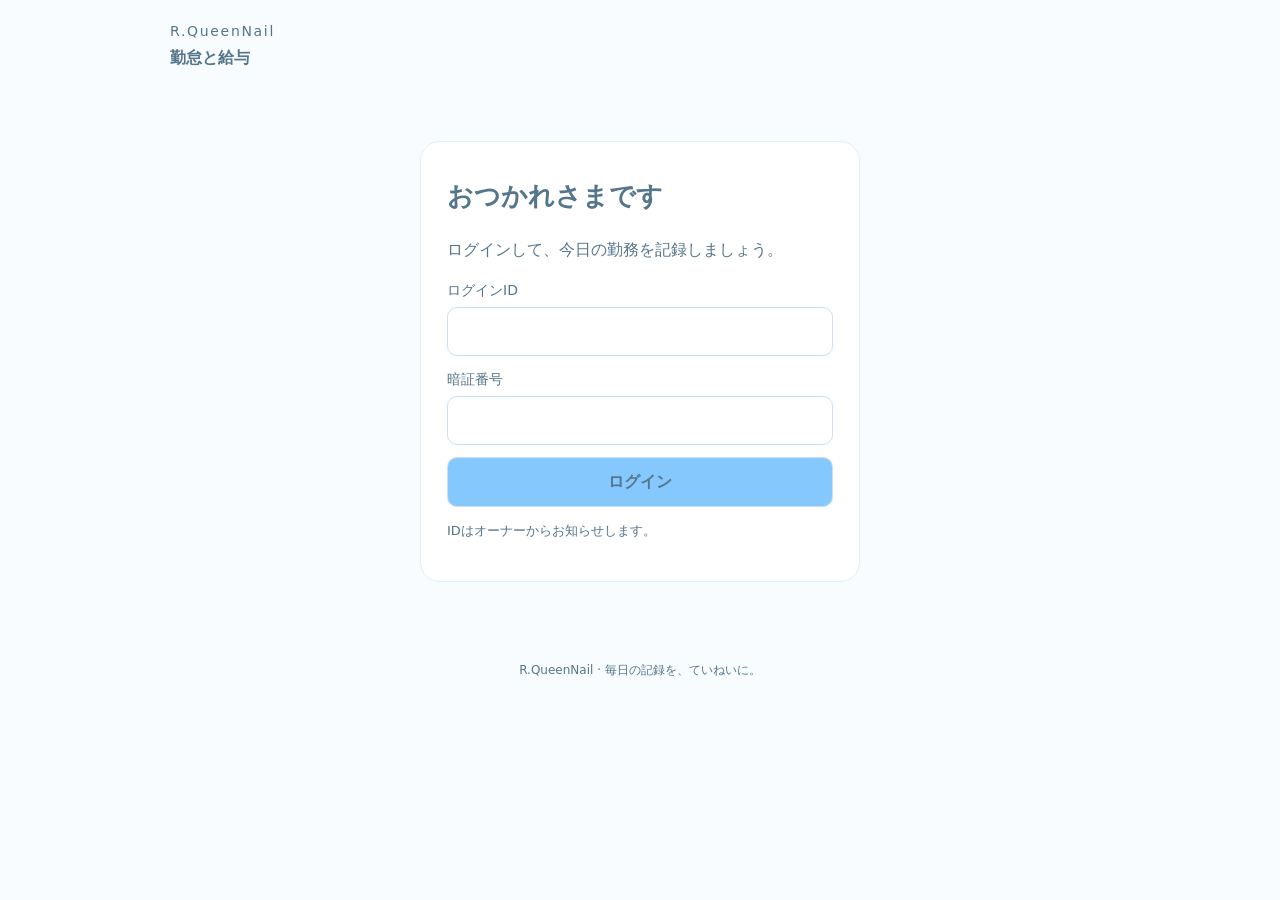
<file: attendance/index.html>
﻿<!doctype html>
<html lang="ja"><head><meta charset="utf-8"><meta name="viewport" content="width=device-width,initial-scale=1"><meta name="robots" content="noindex"><title>R.QueenNail 勤怠・給与</title>
<style>
:root{--blue:#85C8FE;--ink:#55758A;--pale:#DCEFFF}*{box-sizing:border-box}body{margin:0;background:#f8fcff;color:var(--ink);font:16px/1.7 system-ui,sans-serif}header,main{max-width:980px;margin:auto;padding:20px}header{display:flex;justify-content:space-between;align-items:center}.brand{font-size:14px;letter-spacing:.12em}h1{font-size:26px;margin:6px 0 18px}h2{font-size:20px}h3{font-size:17px}section,.card{background:white;border:1px solid var(--pale);border-radius:20px;padding:22px;margin-bottom:18px}button,input,select,textarea{font:inherit;color:inherit;border:1px solid #c9e1f2;border-radius:10px;min-height:48px;padding:10px;max-width:100%}button{background:var(--blue);font-weight:600;cursor:pointer}button.secondary{background:white}button:disabled{opacity:.45;cursor:default}button:focus-visible,a:focus-visible{outline:3px solid var(--ink);outline-offset:2px}input,select,textarea{width:100%;background:white}label{display:block;margin:12px 0}label span{display:block;font-size:14px;margin-bottom:4px}nav{display:flex;gap:8px;overflow:auto;padding:4px 0 15px}nav button{white-space:nowrap;background:white}nav button.active{background:var(--pale);border-color:var(--ink)}.grid{display:grid;grid-template-columns:repeat(2,minmax(0,1fr));gap:12px}.punch button{min-height:100px;font-size:20px}.toolbar{display:flex;flex-wrap:wrap;gap:10px;align-items:end}.toolbar>*{flex:1;min-width:120px}.muted,small{font-size:13px}.badge{display:inline-block;background:var(--pale);border-radius:6px;padding:2px 7px;font-size:12px;margin:2px}.flag{border:1px solid var(--ink);background:#DCEFFF;font-weight:700}.scroll{overflow:auto}table{width:100%;border-collapse:collapse;font-size:14px}th,td{text-align:left;border-bottom:1px solid var(--pale);padding:10px;white-space:nowrap}#message{position:sticky;top:0;z-index:3;background:var(--pale);padding:12px 20px;display:none;white-space:pre-wrap}#message.error{border:2px solid var(--ink)}.big{font-size:42px;font-weight:600;line-height:1.4}.calendar{display:grid;grid-template-columns:repeat(7,minmax(110px,1fr));gap:6px;min-width:800px}.calendar label{padding:8px;border:1px solid var(--pale);margin:0}.calendar input{font-size:13px;padding:4px}.pay dl{display:grid;grid-template-columns:1fr 1fr;gap:8px}.pay dd{text-align:right;margin:0}.pay dt{margin:0}.pay .total{font-weight:bold;border-top:2px solid var(--blue);padding-top:10px}footer{text-align:center;font-size:12px;padding:28px}a{color:var(--ink)}@media(max-width:520px){header,main{padding:14px}section,.card{padding:18px}h1{font-size:23px}.grid{gap:8px}}@media print{body{background:white}header,nav,#message,.controls,footer,#filters{display:none!important}main{max-width:none;padding:0}.pay{break-inside:avoid;border:1px solid #bbb;box-shadow:none}section:not(.pay){display:none}button{display:none!important}}

[hidden]{display:none!important}h2,h3,.card strong{font-weight:700}section,.card{padding:26px;margin-bottom:24px}h2{margin-top:0}.punch button:enabled{background:var(--blue);color:#36566b;border-color:var(--blue);box-shadow:0 4px 0 #68acd9,0 6px 12px #55758a18}.punch button:enabled:active{transform:translateY(2px);box-shadow:0 2px 0 #68acd9}.punch button:disabled{opacity:1;background:white;border-color:#e0e4e7;color:#afb7bd;box-shadow:none}.clock{text-align:center;margin-bottom:28px}.clock .big{font-size:64px;font-variant-numeric:tabular-nums}.records{margin:20px 0 28px}.records div{display:flex;justify-content:space-between;gap:16px;padding:10px 0;border-bottom:1px solid #edf2f5}.records dd{margin:0;text-align:right}.nav-wrap{position:relative}.nav-wrap.admin:after{content:'';position:absolute;right:0;top:0;bottom:12px;width:32px;background:linear-gradient(90deg,transparent,#f8fcff);pointer-events:none}.admin nav{scrollbar-width:none;padding-right:32px}.admin nav::-webkit-scrollbar{display:none}.staff nav{position:fixed;bottom:0;left:0;right:0;z-index:5;display:grid;grid-template-columns:repeat(5,minmax(0,1fr));gap:2px;padding:10px 6px calc(10px + env(safe-area-inset-bottom));background:white;border-top:1px solid var(--pale);box-shadow:0 -4px 18px #55758a0d;overflow:hidden}.staff nav button{padding:10px 2px;font-size:clamp(10px,2.8vw,14px);min-width:0;border-color:transparent}.staff nav button.active{border-color:#c9e1f2}body:has(.nav-wrap.staff){padding-bottom:calc(88px + env(safe-area-inset-bottom))}.kind{font-weight:700;margin:0 0 12px;padding:4px 10px}.kind.request{background:#e9eff8}.kind.transport{background:#e8f2ee;color:#59756a}.kind.day{background:#f3eee4;color:#847453}.reject{background:white;color:#b57676;border:1px solid #e9caca}.attachments{display:flex;flex-wrap:wrap;gap:16px;margin:16px 0}.card .toolbar{margin-top:20px}@media(max-width:520px){section,.card{padding:22px 18px}}@media print{.nav-wrap{display:none}body:has(.nav-wrap.staff){padding-bottom:0}}
</style></head><body><header><div><div class="brand">R.QueenNail</div><strong>勤怠と給与</strong></div><button id="logout" class="secondary" hidden>ログアウト</button></header><div id="message" role="status" aria-live="polite"></div><main><div id="login"><section style="max-width:440px;margin:30px auto"><h1>おつかれさまです</h1><p>ログインして、今日の勤務を記録しましょう。</p><form id="loginForm"><label><span>ログインID</span><input name="staffId" autocomplete="username" required></label><label><span>暗証番号</span><input name="pin" type="password" inputmode="numeric" pattern="[0-9]{4,6}" minlength="4" maxlength="6" autocomplete="current-password" required></label><button style="width:100%">ログイン</button></form><p class="muted">IDはオーナーからお知らせします。</p></section></div><div id="app" hidden><h1 id="greeting"></h1><div id="navWrap" class="nav-wrap"><nav id="nav" aria-label="メニュー"></nav></div><div id="filters" class="toolbar"><label><span>表示する月</span><input id="month" type="month"></label><button id="refresh" class="secondary">更新</button></div><div id="view"></div></div></main><footer>R.QueenNail · 毎日の記録を、ていねいに。</footer>
<script>
const GAS_URL = 'https://script.google.com/macros/s/AKfycbxuM7f1SNa076r9ttCjP0SnbBvW3jAHijuxuYk91T6CZnFrF35hjFDCaTnXsifDP0-r7w/exec'; // デプロイした https://script.google.com/macros/s/.../exec を設定
</script><script id="calculation">
const Calc = (() => {
  const minute = t => { if (!t) return null; const p=t.split(':').map(Number); return p[0]*60+p[1]; };
  const span = (a,b) => { a=minute(a); b=minute(b); return a===null||b===null?0:(b<a?b+1440:b)-a; };
  function intervals(d) {
    if(!d.start||!d.end) return [];
    let a=minute(d.start), b=a+span(d.start,d.end), list=[[a,b]];
    (d.breaks||[]).forEach(r=>{if(!r[1]) return; let x=minute(r[0]); if(x<a)x+=1440;let y=x+span(r[0],r[1]);list=list.flatMap(([s,e])=>x>=e||y<=s?[[s,e]]:[[s,Math.max(s,x)],[Math.min(e,y),e]].filter(z=>z[1]>z[0]));});return list;
  }
  const worked=d=>intervals(d).reduce((n,[a,b])=>n+b-a,0);
  const night=d=>intervals(d).reduce((n,[a,b])=>{for(let t=a;t<b;t++)if(t%1440<300||t%1440>=1320)n++;return n;},0);
  function flags(d,shift,cutoff,now){const f=[...new Set(d.locationFlags||[])], w=worked(d), rest=span(d.start,d.end)-w;
    if((w>360&&rest<45)||(w>480&&rest<60))f.push('休憩不足');
    if(d.start&&(!shift||Math.abs(minute(d.start)-minute(shift.start))>=15||(d.end&&Math.abs(minute(d.end)-minute(shift.end))>=15)))f.push('シフトずれ');
    if(d.start&&!d.end&&now>=d.date+'T'+cutoff)f.push('退勤忘れ');return f;
  }
  function rate(rows,month){const r=rows.filter(x=>x.month<=month).sort((a,b)=>b.month.localeCompare(a.month))[0];if(!r)throw Error('適用する時給が未設定です');return Number(r.rate);}
  function tax(amount,kind,rows){const matches=rows.filter(r=>r.kind===kind&&amount>=Number(r.min)&&(r.max===''||r.max==null||amount<Number(r.max)));if(matches.length!==1)throw Error('源泉税額表が未入力、または範囲が重複しています');const r=matches[0];return Math.floor(Number(r.tax||0)+amount*Number(r.rate||0));}
  function payDate(month,holidays){let [y,m]=month.split('-').map(Number),d=new Date(Date.UTC(y,m,15));while([0,6].includes(d.getUTCDay())||holidays.includes(d.toISOString().slice(0,10)))d.setUTCDate(d.getUTCDate()-1);return d.toISOString().slice(0,10);}
  function payroll(o){let minutes=0,days=0,ot=0,deep=0,paid=0,closed=0;const weeks={};
    o.days.slice().sort((a,b)=>a.date.localeCompare(b.date)).forEach(d=>{let w=worked(d),dt=new Date(d.date+'T00:00:00Z');dt.setUTCDate(dt.getUTCDate()-dt.getUTCDay());let key=dt.toISOString().slice(0,10),regular=Math.min(w,480),previous=weeks[key]||0;weeks[key]=previous+regular;
      if(!d.date.startsWith(o.month))return;minutes+=w;if(w)days++;ot+=Math.max(0,w-480)+Math.max(0,previous+regular-2400)-Math.max(0,previous-2400);deep+=night(d);
      if(d.type==='有給')paid+=span(d.shiftStart,d.shiftEnd)*o.rate/60;
      if(d.type==='会社都合の休業'){if(o.history&&o.history.length===3){let wages=o.history.reduce((s,h)=>s+h.wages,0),cal=o.history.reduce((s,h)=>s+h.calendarDays,0),work=o.history.reduce((s,h)=>s+h.days,0);closed+=Math.max(wages/cal,work?wages/work*.6:0)*.6;}else{if(d.allowance==null||d.allowance==='')throw Error('休業手当を手入力してください');closed+=Number(d.allowance);}}
    });
    const base=Math.ceil(minutes*o.rate/60),premium=Math.ceil((ot+deep)*o.rate/60*.25),transport=Math.min(o.transportCap,o.transport),commission=Number(o.commission||0),adjustment=Number(o.adjustment||0),resident=Number(o.resident||0);
    paid=Math.ceil(paid);closed=Math.ceil(closed);const gross=base+premium+paid+closed+commission+adjustment+transport,withholding=tax(gross-transport,o.taxKind,o.taxRows);
    return {days,minutes,base,premium,closed,paid,commission,adjustment,transport,gross,withholding,resident,net:gross-withholding-resident,overtime:ot,night:deep};
  }
  function forecast(actual,shifts,rate,transport,cap,limit){const total=Math.ceil(actual+shifts.reduce((s,d)=>s+span(d.start,d.end)*rate/60,0))+Math.min(transport,cap);return {total,warning:total>limit};}
  return {minute,span,worked,night,flags,rate,tax,payDate,payroll,forecast};
})();
</script><script>
'use strict';
const $=s=>document.querySelector(s), esc=x=>String(x??'').replace(/[&<>"']/g,c=>({'&':'&amp;','<':'&lt;','>':'&gt;','"':'&quot;',"'":'&#39;'}[c]));
let token=localStorage.getItem('attendanceToken')||'', state=null, tab='打刻', busy=false;
const yen=n=>Number(n||0).toLocaleString('ja-JP')+' 円', hours=n=>Math.floor(n/60)+'時間'+n%60+'分';
const today=()=>new Intl.DateTimeFormat('sv-SE',{timeZone:'Asia/Tokyo'}).format(new Date());$('#month').value=today().slice(0,7);
function dateLabel(value,year=false){const m=String(value||'').match(/^(\d{4})-(\d{2})-(\d{2})/);if(!m)return '';const d=new Date(Date.UTC(+m[1],+m[2]-1,+m[3]));return (year?m[1]+'年':'')+Number(m[2])+'月'+Number(m[3])+'日（'+'日月火水木金土'[d.getUTCDay()]+'）';}
function monthLabel(value){const m=String(value||'').match(/^(\d{4})-(\d{2})/);return m?m[1]+'年'+Number(m[2])+'月':'';}
const clockTime=()=>new Intl.DateTimeFormat('ja-JP',{timeZone:'Asia/Tokyo',hour:'2-digit',minute:'2-digit',hourCycle:'h23'}).format(new Date());
function updateClock(){if(!state||tab!=='打刻')return;const clock=$('#currentTime'),date=$('#currentDate');if(clock)clock.textContent=clockTime();if(date)date.textContent=dateLabel(today());}
if(typeof window.setInterval==='function')window.setInterval(updateClock,1000);
function message(t,error=false){$('#message').textContent=t;$('#message').style.display=t?'block':'none';$('#message').classList.toggle('error',error);}
async function api(action,data={}){if(!GAS_URL)throw Error('接続先が未設定です。READMEの手順でGAS_URLを設定してください。');let res;try{res=await fetch(GAS_URL,{method:'POST',headers:{'Content-Type':'text/plain;charset=utf-8'},body:JSON.stringify({action,token,...data}),redirect:'follow'});}catch(e){throw Error('電波が弱いようです。もう一度押してください。打刻後の場合は、先に更新して記録を確認してください。');}if(!res.ok)throw Error('サーバーに接続できません。時間をおいて再度お試しください。');let r;try{r=await res.json();}catch(e){throw Error('接続先URLとGASの公開設定を確認してください。');}if(!r.ok)throw Error(r.error);return r.data;}
async function run(fn){if(busy)return;busy=true;document.querySelectorAll('button').forEach(b=>{b.dataset.disabled=String(b.disabled);b.disabled=true;});try{await fn();}catch(e){message(e.message,true);}finally{busy=false;document.querySelectorAll('button[data-disabled]').forEach(b=>{b.disabled=b.dataset.disabled==='true';delete b.dataset.disabled;});}}
async function refresh(){state=await api('snapshot',{month:$('#month').value});$('#login').hidden=true;$('#app').hidden=false;$('#logout').hidden=false;$('#greeting').textContent=state.me.name+' さん';render();}
const field=(label,name,type='text',value='',extra='')=>`<label><span>${label}</span><input name="${name}" type="${type}" value="${esc(value)}" ${extra}></label>`;
const select=(label,name,items,value)=>`<label><span>${label}</span><select name="${name}">${items.map(x=>`<option value="${esc(Array.isArray(x)?x[0]:x)}" ${(Array.isArray(x)?x[0]:x)===value?'selected':''}>${esc(Array.isArray(x)?x[1]:x)}</option>`).join('')}</select></label>`;
const staffSelect=(name='staffId',all=false)=>select('スタッフ',name,[...(all?[['','全員']]:[]),...(state.staff||[]).filter(s=>s.権限!=='管理者').map(s=>[s.ID,s.表示名])]);
const form=(action,body,label='保存')=>`<form data-action="${action}">${body}<button>${label}</button></form>`;
const nameOf=id=>state.staff?.find(s=>s.ID===id)?.表示名||id;
function render(){const tabs=state.me.admin?['ホーム','勤怠一覧','スタッフ','時給','シフト','給与計算','帳簿','設定']:['打刻','今月の勤怠','修正申請','交通費','給与明細'];if(!tabs.includes(tab))tab=tabs[0];$('#nav').innerHTML=tabs.map(t=>`<button data-tab="${t}" class="${t===tab?'active':''}" aria-current="${t===tab?'page':'false'}">${t}</button>`).join('');$('#navWrap').className='nav-wrap '+(state.me.admin?'admin':'staff');$('#filters').hidden=!state.me.admin&&!['今月の勤怠','給与明細'].includes(tab);$('#view').innerHTML=views[tab]();updateClock();}
function payCard(r,admin){const d=r.明細,labels={days:'勤務日数',minutes:'実働時間',base:'基本給',premium:'割増',closed:'休業手当',paid:'有給分',commission:'歩合',adjustment:'その他手当',transport:'交通費',gross:'総支給',withholding:'源泉所得税',resident:'住民税',net:'差引支給額'};return `<section class="pay"><h2>${esc(monthLabel(r.月))}分 給与明細 ${admin?esc(nameOf(r.スタッフID)):''}</h2><p>支払日 ${esc(dateLabel(d.payDate,true))} <span class="badge">${esc(r.状態)}</span></p><dl>${Object.entries(labels).map(([k,v])=>`<dt class="${k==='net'?'total':''}">${v}</dt><dd class="${k==='net'?'total':''}">${k==='minutes'?hours(d[k]):k==='days'?d[k]+'日':yen(d[k])}</dd>`).join('')}</dl>${admin?`<p>${esc(r.警告)}</p>${r.状態==='確定'?`<button data-revoke="${esc(r.ID)}">確定を取り消す</button>`:form('paySave',`<input type="hidden" name="id" value="${esc(r.ID)}">${field('歩合','commission','number',d.commission,'min="0" required')}${field('その他の手当（課税）','adjustment','number',d.adjustment,'min="0" required')}${field('住民税','resident','number',d.resident,'min="0" required')}${select('保存方法','finalize',[['false','下書き保存'],['true','確定してスタッフに公開']])}`)}`:''}<button class="secondary controls" data-print>印刷</button></section>`;}
function attendance(){return `<section><h2>${monthLabel(state.month)} の勤怠</h2><p>実働合計 <strong>${hours(state.days.reduce((n,d)=>n+Calc.worked(d),0))}</strong></p><div class="scroll"><table><thead><tr>${state.me.admin?'<th>スタッフ</th>':''}<th>日付</th><th>区分</th><th>出勤</th><th>退勤</th><th>休憩</th><th>実働</th><th>印・承認</th></tr></thead><tbody>${state.days.sort((a,b)=>b.date.localeCompare(a.date)).map(d=>`<tr>${state.me.admin?`<td>${esc(nameOf(d.staffId))}</td>`:''}<td>${esc(dateLabel(d.date))}</td><td>${esc(d.type)}</td><td>${esc(d.start||'—')}</td><td>${esc(d.end||'—')}</td><td>${esc(d.breaks.map(b=>b.join('〜')).join(' / '))}</td><td>${hours(Calc.worked(d))}</td><td>${d.flags.map(f=>`<span class="badge flag">${esc(f)}</span>`).join('')}<span class="badge">${esc(d.status)}</span></td></tr>`).join('')}</tbody></table></div></section>`;}
const views={
'打刻':()=>{let d=state.today,open=d.breaks.some(b=>!b[1]),enabled=[!d.start,d.start&&!d.end&&!open,open,d.start&&!d.end&&!open];return `<section><div class="clock"><div id="currentTime" class="big">${clockTime()}</div><p id="currentDate">${dateLabel(today())}</p></div><h2>${d.date&&d.date!==today()?dateLabel(d.date)+"からの勤務記録":"今日の記録"}</h2><dl class="records"><div><dt>出勤</dt><dd>${esc(d.start||"—")}</dd></div>${d.breaks.length?d.breaks.map((b,i)=>`<div><dt>休憩${d.breaks.length>1?" "+(i+1):""}</dt><dd>${esc(b[0])} 〜 ${esc(b[1]||"休憩中")}</dd></div>`).join(""):"<div><dt>休憩</dt><dd>—</dd></div>"}<div><dt>退勤</dt><dd>${esc(d.end||"—")}</dd></div></dl><h2>${!d.start?'今日もよろしくお願いします':d.end?'今日もおつかれさまでした':open?'休憩中です':'勤務中です'}</h2><div class="grid punch">${['出勤','休憩開始','休憩終了','退勤'].map((k,i)=>`<button data-punch="${k}" ${enabled[i]?'':'disabled'}>${['出勤','休憩に入る','休憩から戻る','退勤'][i]}</button>`).join('')}</div><p class="muted">打刻の瞬間だけ位置情報を取得します。取得できない場合も打刻できます。</p>${d.lastTime?`<div class="big">${esc(d.lastTime)}</div><p>${esc(d.lastKind)} を記録しました</p>`:''}</section>${state.balance!==null?`<section><h2>有給の残り</h2><div class="big">${state.balance} 日</div></section>`:''}`;},
'今月の勤怠':attendance,
'修正申請':()=>`<section><h2>打刻の修正を申請</h2>${form('correction',field('日付','date','date',today(),'required')+select('項目','field',['出勤','休憩開始','休憩終了','退勤'])+field('正しい時刻','time','time','','required')+'<label><span>理由（休憩が複数ある日は何回目かも記入）</span><textarea name="reason" required maxlength="1000"></textarea></label>','申請する')}</section><section><h2>申請履歴</h2>${state.requests.map(r=>`<p>${esc(dateLabel(r.日付))} ${esc(r.項目)} ${esc(r.時刻)} <span class="badge">${esc(r.状態)}</span></p>`).join('')||'まだ申請はありません'}</section>`,
'交通費':()=>`<section><h2>交通費を申請</h2>${form('transport',field('月','month','month',state.month,'required')+field('通勤分の金額（円）','amount','number','','min="0" required')+'<label><span>Suicaの利用履歴（写真・PDF、各5MB、最大10件）</span><input type="file" name="files" accept="image/jpeg,image/png,image/heic,image/webp,application/pdf" multiple required></label>','添付して申請')}</section><section><h2>申請履歴</h2>${state.transport.map(r=>`<p>${esc(monthLabel(r.月))} ${yen(r.金額)} <span class="badge">${esc(r.状態)}</span></p>`).join('')||'まだ申請はありません'}</section>`,
'給与明細':()=>state.pays.map(r=>payCard(r,false)).join('')||'<section>確定した給与明細はまだありません。</section>',
'ホーム':()=>{const items=[...state.days.filter(d=>d.status==='未承認'&&d.flags.length).map(d=>({source:'day',date:d.date,staffId:d.staffId,text:d.flags.join('・'),flags:d.flags,start:d.start,end:d.end})),...state.requests.filter(r=>r.状態==='申請中').map(r=>({source:'request',date:r.日付,id:r.ID,staffId:r.スタッフID,text:r.項目+' '+r.時刻+' '+r.理由})),...state.transport.filter(r=>r.状態==='申請中').map(r=>({source:'transport',date:r.申請日時||r.月,id:r.ID,staffId:r.スタッフID,text:monthLabel(r.月)+' '+yen(r.金額),files:r.ファイルID}))].sort((a,b)=>String(b.date||'').localeCompare(String(a.date||'')));return `<section><h2>承認待ち</h2>${(state.forecasts||[]).filter(f=>f.warning||f.error).map(f=>`<p class="badge flag">${esc(nameOf(f.staffId))}：${f.error?esc(f.error):"扶養超え注意 見込み "+yen(f.total)}</p>`).join('')}<p class="muted">勤怠の印は選択月、申請は全期間を表示します。</p>${items.map(r=>`<div class="card"><div><span class="badge kind ${r.source}">${{request:"修正申請",transport:"交通費申請",day:"勤怠の印"}[r.source]}</span></div><strong>${esc(nameOf(r.staffId))}${r.date?" · "+esc(dateLabel(r.date)||monthLabel(r.date)):""}</strong>${r.source==="day"?`<p>${r.flags.map(f=>`<span class="badge flag">${esc(f)}</span>`).join("")}</p><p>出勤 ${esc(r.start||"—")} ／ 退勤 ${esc(r.end||"—")}</p>`:`<p>${esc(r.text)}</p>`}${r.files?String(r.files).split(',').map(id=>id.trim()).filter(Boolean).map((id,i)=>`<a href="https://drive.google.com/file/d/${encodeURIComponent(id)}/view" target="_blank" rel="noopener">Suicaの履歴 ${i+1}を開く</a> `).join(''):''}<div class="toolbar">${['OK','修正して承認','却下'].map(label=>`<button class="${label==='却下'?'reject':''}" data-approve="${esc(JSON.stringify(r))}" data-mode="${label}">${label}</button>`).join('')}</div></div>`).join('')||'<p>承認待ちはありません。</p>'}</section><section><h2>印のない日をまとめて承認</h2>${form('bulk',staffSelect()+field('月','month','month',state.month,'required'),'まとめて承認')}</section>`;},
'勤怠一覧':()=>attendance()+`<section><h2>打刻修正・有給・会社都合の休業</h2><p class="muted">変更前の値・日時・操作者は履歴に残ります。休憩番号は1回目が0、2回目が1です。</p>${form('dayEdit',staffSelect()+field('日付','date','date',today(),'required')+select('区分','type',['勤務','有給','会社都合の休業'])+select('修正する項目','field',[['','区分のみ変更'],'出勤','退勤','休憩開始','休憩終了'])+field('正しい時刻','time','time')+field('休憩番号','index','number',0,'min="0"')+field('休業手当（直前3か月がない場合）','allowance','number','','min="0"'),'変更して承認')}</section>`,
'スタッフ':()=>`<section><h2>スタッフ管理</h2><div class="toolbar">${(state.staff||[]).filter(s=>s.権限!=='管理者').map(s=>`<button class="secondary" data-staff="${esc(s.ID)}">${esc(s.表示名)} (${esc(s.有効)})</button>`).join('')}<button data-staff="">＋追加</button></div><div id="staffEditor">${staffForm()}</div></section><section><h2>有給を付与</h2>${form('grant',staffSelect()+field('付与日','date','date',today(),'required')+field('付与日数','days','number','','min="0" step="0.5" required'))}<p>${state.grants.map(g=>esc(nameOf(g.スタッフID))+' '+esc(dateLabel(g.付与日,true))+' '+g.日数+'日').join('<br>')}</p></section>`,
'時給':()=>`<section><h2>時給の設定</h2><p>適用月がいちばん新しい設定を使います。過去の行は残ります。</p>${form('rateSave',staffSelect()+field('適用開始月','month','month',state.month,'required')+field('時給（円）','rate','number','','min="1" required'),'追加する')}<div class="scroll"><table><tr><th>スタッフ</th><th>適用月</th><th>時給</th></tr>${state.rates.map(r=>`<tr><td>${esc(nameOf(r.スタッフID))}</td><td>${esc(monthLabel(r.適用月))}</td><td>${yen(r.時給)}</td></tr>`).join('')}</table></div></section>`,
'シフト':()=>`<section><h2>${monthLabel(state.month)} のシフト</h2><p class="muted">選択したスタッフの全日を保存します。空欄の日はシフトを削除します。終了時刻が開始より前なら翌日です。</p><form data-action="shiftsSave">${staffSelect()}<button type="button" data-load-shifts class="secondary">選んだスタッフのシフトを表示</button><div class="scroll"><div id="calendar" class="calendar">${calendar(state.staff.filter(s=>s.権限!=='管理者')[0]?.ID)}</div></div><p id="shiftWarning"></p><button>1か月分を保存</button></form></section>`,
'給与計算':()=>`<section class="controls"><h2>${monthLabel(state.month)} の給与</h2>${form('calculate',`<input type="hidden" name="month" value="${state.month}">`,'全員分を計算する')}<p class="muted">未入力の税額表・時給は計算エラーとしてお知らせします。未承認の日・申請がある場合は確定できません。</p></section>${state.pays.filter(r=>r.月===state.month).map(r=>payCard(r,true)).join('')}`,
'帳簿':()=>`<section><h2>帳簿を書き出す</h2>${form('export',select('種類','kind',['出勤簿','賃金台帳','労働者名簿'])+staffSelect('staffId',true)+field('開始日','from','date',state.month+'-01','required')+field('終了日','to','date',today(),'required'),'CSVをダウンロード')}<p class="muted">Excelで開けるBOM付きUTF-8です。労働者名簿は終了日までの入社者を出力します。</p></section>`,
'設定':()=>`<section><h2>お店の設定</h2>${form('settingsSave',Object.entries({緯度:'お店の緯度',経度:'お店の経度',店外距離:'店外とみなす距離（m）',扶養上限:'扶養内の月の上限（円）',交通費上限:'交通費の月の上限（円）',退勤確認:'退勤忘れの確認時刻'}).map(([k,v])=>field(v,k,k==='退勤確認'?'time':'number',state.settings[k],k==='退勤確認'?'required':'step="any"')).join(''))}<p class="muted">源泉税額表はスプレッドシートで入力します。</p></section>`
};
function staffForm(s={}){return form('staffSave',`<input name="id" type="hidden" value="${esc(s.ID||'')}">${s.ID?`<p>ログインID：<strong>${esc(s.表示名||s.ID)}</strong>（表示名でログインします）</p>`:''}`+field('名前','名前','text',s.名前,'required')+field('表示名','表示名','text',s.表示名,'required')+field('入社日','入社日','date',s.入社日)+field('試用期間の終了日','試用終了日','date',s.試用終了日)+select('扶養内を希望','扶養内',['いいえ','はい'],s.扶養内)+select('扶養控除等申告書','税区分',[['甲','提出済み（甲欄）'],['乙','未提出（乙欄）']],s.税区分)+field('契約上の1日の最低勤務時間','最低時間','number',s.最低時間,'min="0" step="0.5"')+select('在籍状況','有効',['はい','退職'],s.有効)+field('暗証番号（編集時は変更する場合のみ）','pin','password','','inputmode="numeric" pattern="[0-9]{4,6}" autocomplete="new-password"'));}
function calendar(staffId){const n=new Date(Number(state.month.slice(0,4)),Number(state.month.slice(5)),0).getDate(),offset=new Date(state.month+'-01T12:00:00').getDay();return ['日','月','火','水','木','金','土'].map(x=>`<b>${x}</b>`).join('')+'<div></div>'.repeat(offset)+Array.from({length:n},(_,i)=>{let date=state.month+'-'+String(i+1).padStart(2,'0'),r=state.shifts.find(r=>r.スタッフID===staffId&&r.日付===date);return `<label data-date="${date}"><span>${i+1}日</span><input aria-label="${date}開始" type="time" data-start value="${esc(r?.開始||'')}"><input aria-label="${date}終了" type="time" data-end value="${esc(r?.終了||'')}"></label>`;}).join('');}
async function locate(){return new Promise(resolve=>{if(!navigator.geolocation)return resolve(null);navigator.geolocation.getCurrentPosition(p=>resolve({lat:p.coords.latitude,lng:p.coords.longitude}),()=>resolve(null),{timeout:10000,maximumAge:0,enableHighAccuracy:true});});}
$('#loginForm').addEventListener('submit',e=>{e.preventDefault();run(async()=>{let r=await api('login',Object.fromEntries(new FormData(e.target)));token=r.token;localStorage.setItem('attendanceToken',token);e.target.reset();message('');await refresh();});});
$('#logout').onclick=()=>run(async()=>{await api('logout');token='';localStorage.removeItem('attendanceToken');state=null;$('#app').hidden=true;$('#login').hidden=false;$('#logout').hidden=true;message('ログアウトしました');});
$('#refresh').onclick=()=>run(refresh);$('#month').onchange=()=>run(refresh);
document.addEventListener('click',e=>{const b=e.target.closest('button');if(!b||busy)return;if(b.dataset.tab){tab=b.dataset.tab;render();}if(b.dataset.staff!==undefined)$('#staffEditor').innerHTML=staffForm(state.staff.find(s=>s.ID===b.dataset.staff));if(b.hasAttribute('data-print'))window.print();if(b.hasAttribute('data-load-shifts'))$('#calendar').innerHTML=calendar(b.form.elements.staffId.value);
 if(b.dataset.punch)run(async()=>{message('位置を確認して記録しています…');let r=await api('punch',{kind:b.dataset.punch,location:await locate()});await refresh();message(r.time+' 記録しました'+(r.duplicate?'（記録済み）':''));});
 if(b.dataset.revoke)run(async()=>{await api('payRevoke',{id:b.dataset.revoke});await refresh();message('確定を取り消しました。履歴に記録しました。');});
 if(b.dataset.approve){let p=JSON.parse(b.dataset.approve),mode=b.dataset.mode;if(mode==='却下'&&!confirm('本当に却下しますか？'))return;p.decision=mode==='却下'?'却下':'承認';if(mode==='修正して承認'){if(p.source==='transport'){p.amount=prompt('承認する金額（円）');if(p.amount===null)return;}else{if(p.source==='day'){p.field=prompt('修正する項目：出勤 / 退勤 / 休憩開始 / 休憩終了','出勤');if(!p.field)return;}p.time=prompt('正しい時刻（HH:MM）');if(!p.time)return;p.index=prompt('休憩の場合は番号（1回目=0、2回目=1）','0');if(p.index===null)return;}}run(async()=>{await api('approve',p);await refresh();message('処理しました');});}
});
document.addEventListener('submit',e=>{const f=e.target;if(!f.dataset.action)return;e.preventDefault();run(async()=>{let p=Object.fromEntries(new FormData(f)),action=f.dataset.action;
 if(action==='staffSave'){p={id:p.id,pin:p.pin,values:Object.fromEntries(Object.entries(p).filter(([k])=>!['id','pin'].includes(k)))};}
 if(action==='settingsSave')p={values:p};if(action==='paySave')p.finalize=p.finalize==='true';
 if(action==='transport'){const files=[...f.elements.files.files];if(files.length>10)throw Error('添付は10ファイルまでです');p.files=await Promise.all(files.map(file=>new Promise((resolve,reject)=>{if(file.size>5*1024*1024)return reject(Error('1ファイル5MBまでです'));const reader=new FileReader();reader.onerror=()=>reject(Error('添付ファイルを読み込めませんでした'));reader.onload=()=>resolve({name:file.name,type:file.type,data:String(reader.result).split(',')[1]});reader.readAsDataURL(file);})));}
 if(action==='shiftsSave'){p.shifts=[...f.querySelectorAll('[data-date]')].map(el=>({date:el.dataset.date,start:el.querySelector('[data-start]').value,end:el.querySelector('[data-end]').value}));if(p.shifts.some(r=>(r.start||r.end)&&(!r.start||!r.end)))throw Error('開始と終了を両方入力してください');const st=state.staff.find(s=>s.ID===p.staffId);const short=p.shifts.filter(r=>Calc.span(r.start,r.end)<Number(st.最低時間||0)*60);if(short.length)message('注意：最低勤務時間より短いシフト '+short.map(r=>r.date).join('、')+' を保存します。');}
 const r=await api(action,p);if(action==='export'){const url=URL.createObjectURL(new Blob([r.csv],{type:'text/csv;charset=utf-8'})),a=document.createElement('a');a.href=url;a.download=p.kind+'_'+p.from+'_'+p.to+'.csv';a.click();setTimeout(()=>URL.revokeObjectURL(url),1000);message('CSVを書き出しました');return;}
 await refresh();message(r.errors?.length?'計算できないスタッフがあります：\n'+r.errors.join('\n'):r.id?'保存しました（ログインIDは表示名です）':action==='bulk'?r.count+'日を承認しました':'保存しました');
 });});
document.addEventListener('change',e=>{if(e.target.name==='staffId'&&e.target.form?.dataset.action==='shiftsSave')$('#calendar').innerHTML=calendar(e.target.value);if(e.target.closest('#calendar')){const f=e.target.closest('form'),st=state.staff.find(s=>s.ID===f.elements.staffId.value);$('#shiftWarning').textContent=[...f.querySelectorAll('[data-date]')].some(el=>{let a=el.querySelector('[data-start]').value,b=el.querySelector('[data-end]').value;return a&&b&&Calc.span(a,b)<Number(st?.最低時間||0)*60;})?'注意：契約上の最低勤務時間より短いシフトがあります（保存できます）。':'';}});
if(token)run(refresh);
</script></body></html>
</file>
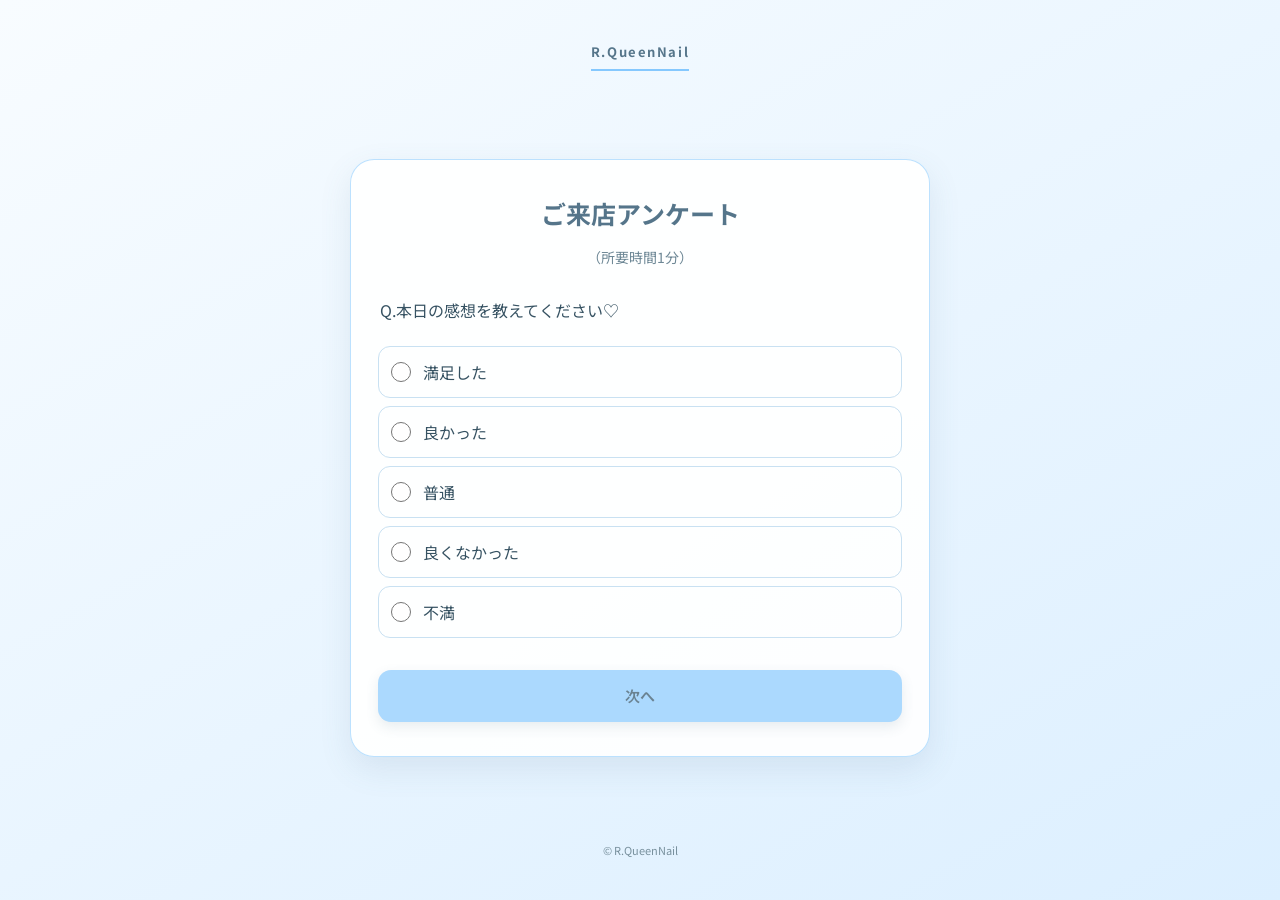
<file: review/index.html>
﻿<!doctype html>
<html lang="ja">
<head>
  <meta charset="utf-8">
  <meta name="viewport" content="width=device-width, initial-scale=1">
  <meta name="robots" content="noindex">
  <title>R.QueenNail ご来店アンケート</title>
  <link rel="preconnect" href="https://fonts.googleapis.com">
  <link rel="preconnect" href="https://fonts.gstatic.com" crossorigin>
  <link href="https://fonts.googleapis.com/css2?family=Noto+Sans+JP:wght@400;500;600;700&display=swap" rel="stylesheet">
  <script>
    // 設定値：GASのウェブアプリURLを貼り付けてください。
    const GAS_URL = 'https://script.google.com/macros/s/AKfycbycXAPMNt6vGPNhNehNapq5HnHsNwMh14UjCSPFvkvSKu5ZkUEXNy1TRAvpP7NNknHCZA/exec';
    const GOOGLE_REVIEW_URL = 'https://g.page/r/CTljJDO4u12vEAE/review';
  </script>
  <style>
    :root { --blue:#85c8fe; --deep:#55758a; --pale:#dcefff; --ink:#365262; --muted:#6d8795; --line:#c9e1f2; }
    * { box-sizing:border-box; }
    body { margin:0; min-height:100vh; color:var(--ink); background:linear-gradient(150deg,#f8fcff 0%,var(--pale) 100%); font-family:"Noto Sans JP",sans-serif; }
    .page { width:min(100%,620px); min-height:100vh; margin:auto; padding:28px 20px 42px; display:flex; flex-direction:column; }
    header { text-align:center; margin:10px 0 28px; }
    .brand { display:inline-block; color:var(--deep); font-size:13px; font-weight:700; letter-spacing:.12em; padding-bottom:8px; border-bottom:2px solid var(--blue); }
    main { flex:1; display:grid; place-items:center; }
    .card { width:100%; padding:34px 27px; background:rgba(255,255,255,.92); border:1px solid rgba(133,200,254,.55); border-radius:24px; box-shadow:0 12px 32px rgba(85,117,138,.12); }
    .step { display:none; text-align:center; animation:show .3s ease; }
    .step.active { display:block; }
    @keyframes show { from { opacity:0; transform:translateY(8px); } to { opacity:1; transform:none; } }
    h1 { margin:0 0 11px; color:var(--deep); font-size:25px; line-height:1.55; }
    .lead { margin:0 auto 27px; color:var(--muted); font-size:14px; line-height:1.9; }
    fieldset { border:0; padding:0; margin:0 0 24px; text-align:left; }
    legend { margin-bottom:16px; font-size:16px; }
    .rating-option { display:flex; align-items:center; gap:12px; min-height:52px; margin:8px 0; padding:12px; border:1px solid var(--line); border-radius:12px; cursor:pointer; }
    .rating-option:has(input:checked) { background:var(--pale); border-color:var(--deep); }
    .rating-option input { width:20px; height:20px; margin:0; accent-color:var(--deep); }
    .button { width:100%; min-height:52px; border:0; border-radius:13px; background:var(--blue); color:#25485e; font:600 15px "Noto Sans JP",sans-serif; cursor:pointer; box-shadow:0 5px 12px rgba(85,117,138,.18); transition:filter .15s,transform .15s; }
    .button:hover { filter:brightness(.96); transform:translateY(-1px); }
    .button:focus-visible { outline:3px solid #55758a; outline-offset:3px; }
    .button:disabled { cursor:default; opacity:.68; }
    .subbutton { margin-top:11px; background:transparent; box-shadow:none; color:var(--deep); border:1px solid var(--line); }
    .form-label { display:block; margin:19px 0 8px; text-align:left; color:var(--deep); font-size:14px; font-weight:600; }
    textarea,input { width:100%; border:1px solid var(--line); border-radius:12px; padding:12px 13px; color:var(--ink); background:#fff; font:14px "Noto Sans JP",sans-serif; }
    textarea { min-height:124px; resize:vertical; }
    textarea:focus,input:focus { outline:3px solid rgba(133,200,254,.35); border-color:var(--blue); }
    .message { min-height:22px; margin:12px 0 0; color:var(--deep); font-size:13px; }
    .honeypot { position:absolute !important; left:-10000px !important; opacity:0 !important; pointer-events:none !important; }
    footer { padding-top:25px; color:#78909d; font-size:11px; text-align:center; }
    @media (max-width:400px) { .page { padding:19px 14px 30px; } .card { padding:29px 19px; border-radius:20px; } h1 { font-size:21px; } }
  </style>
</head>
<body>
  <div class="page">
    <header><span class="brand">R.QueenNail</span></header>
    <main>
      <section class="card" aria-live="polite">
        <input id="website" class="honeypot" type="text" tabindex="-1" autocomplete="off" aria-hidden="true">
        <div id="step-rating" class="step active">
          <h1>ご来店アンケート</h1>
          <p class="lead">（所要時間1分）</p>
          <fieldset>
            <legend>Q.本日の感想を教えてください♡</legend>
            <label class="rating-option"><input type="radio" name="rating" value="5">満足した</label>
            <label class="rating-option"><input type="radio" name="rating" value="4">良かった</label>
            <label class="rating-option"><input type="radio" name="rating" value="3">普通</label>
            <label class="rating-option"><input type="radio" name="rating" value="2">良くなかった</label>
            <label class="rating-option"><input type="radio" name="rating" value="1">不満</label>
          </fieldset>
          <button id="next-button" class="button" disabled>次へ</button>
        </div>
        <div id="step-happy" class="step">
          <h1>ありがとうございます！</h1>
          <p class="lead">よろしければGoogleマップに口コミを書いていただけるとうれしいです</p>
          <label class="form-label" for="happy-comment">ご感想（任意）</label>
          <textarea id="happy-comment" maxlength="2000"></textarea>
          <button id="review-button" class="button">コピーしてGoogleの口コミ画面へ</button>
          <button id="back-happy" class="button subbutton">評価を選び直す</button>
          <p id="happy-message" class="message" role="status"></p>
        </div>
        <div id="step-feedback" class="step">
          <p class="lead">ご来店ありがとうございました。今後のサービス向上のため、お気づきの点をお聞かせください</p>
          <form id="feedback-form">
            <label class="form-label" for="comment">ご意見（任意）</label>
            <textarea id="comment" maxlength="2000"></textarea>
            <label class="form-label" for="name">お名前（任意）</label>
            <input id="name" type="text" maxlength="50" autocomplete="name">
            <button id="send-button" class="button" type="submit">送信する</button>
          </form>
          <button id="back-feedback" class="button subbutton" type="button">評価を選び直す</button>
          <p id="feedback-message" class="message" role="status"></p>
        </div>
        <div id="step-thanks" class="step">
          <h1>貴重なご意見をありがとうございました。</h1>
        </div>
      </section>
    </main>
    <footer>© R.QueenNail</footer>
  </div>
  <script>
    const labels = {1:'不満', 2:'良くなかった', 3:'普通', 4:'良かった', 5:'満足した'};
    let rating = 0;
    let submitting = false;
    const $ = (id) => document.getElementById(id);
    function show(id) {
      document.querySelectorAll('.step').forEach(el => el.classList.remove('active'));
      $(id).classList.add('active');
    }
    document.querySelectorAll('input[name="rating"]').forEach(input => {
      input.addEventListener('change', () => {
        rating = Number(input.value);
        $('next-button').disabled = false;
      });
    });
    $('next-button').onclick = () => {
      if (rating && !submitting) show(rating >= 4 ? 'step-happy' : 'step-feedback');
    };
    $('back-happy').onclick = $('back-feedback').onclick = () => {
      if (!submitting) show('step-rating');
    };
    function beginSubmission() {
      if (submitting) return false;
      submitting = true;
      ['review-button','send-button','back-happy','back-feedback','next-button'].forEach(id => $(id).disabled = true);
      return true;
    }
    async function copyText(text) {
      if (navigator.clipboard && window.isSecureContext) {
        try { await navigator.clipboard.writeText(text); return; } catch (_) { /* フォールバック */ }
      }
      const area = document.createElement('textarea');
      area.value = text;
      area.style.position = 'fixed';
      area.style.opacity = '0';
      document.body.append(area);
      area.focus();
      area.select();
      try {
        if (!document.execCommand('copy')) throw new Error('Copy failed');
      } finally { area.remove(); }
    }
    async function send(comment, name) {
      if (!GAS_URL || GAS_URL.includes('ここに')) return;
      const data = {rating, label:labels[rating], comment, name,
        website:$('website').value, userAgent:navigator.userAgent, submittedAt:new Date().toISOString()};
      // no-corsでは受信結果を確認できません。通信失敗時も画面を進めます。
      try {
        await Promise.race([
          fetch(GAS_URL, {method:'POST', mode:'no-cors', headers:{'Content-Type':'text/plain;charset=utf-8'}, body:JSON.stringify(data)}),
          new Promise(resolve => setTimeout(resolve, 5000))
        ]);
      } catch (_) { /* 画面遷移を継続 */ }
    }
    $('review-button').onclick = async () => {
      if (!beginSubmission()) return;
      const comment = $('happy-comment').value.trim();
      let message = 'Googleの口コミ画面へ移動します。';
      if (comment) {
        try {
          await copyText(comment);
          message = 'コピーしました。次の画面で貼り付けてください';
        } catch (_) {
          message = 'コピーできませんでした。次の画面でご感想を入力してください。';
        }
      }
      await send(comment, '');
      $('happy-message').textContent = message;
      setTimeout(() => { window.location.href = GOOGLE_REVIEW_URL; }, 2000);
    };
    $('feedback-form').addEventListener('submit', async (event) => {
      event.preventDefault();
      if (!beginSubmission()) return;
      $('feedback-message').textContent = '送信しています…';
      await send($('comment').value.trim(), $('name').value.trim());
      show('step-thanks');
    });
  </script>
</body>
</html>
</file>
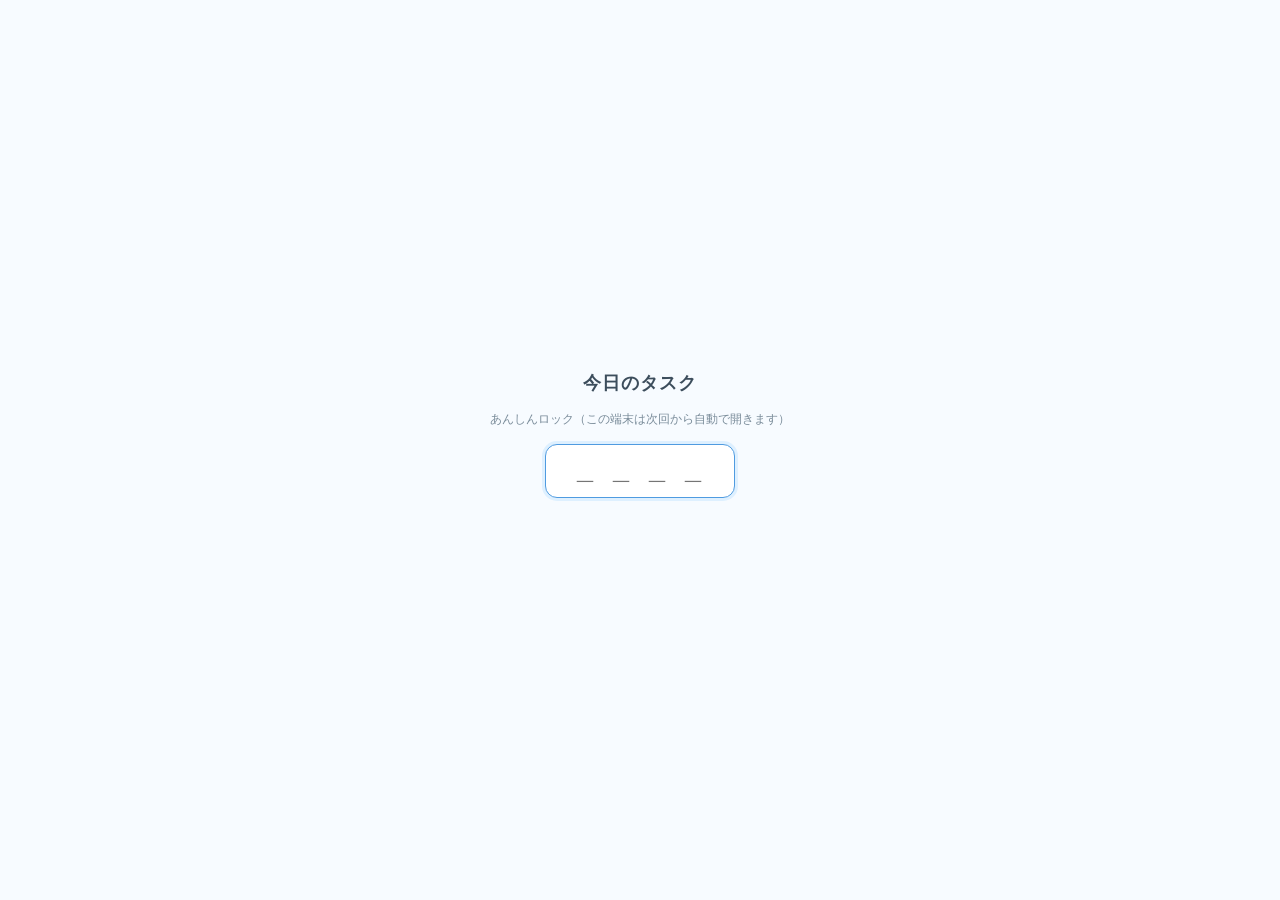
<file: tasks/index.html>
<!DOCTYPE html>
<html lang="ja">
<head>
<meta charset="utf-8">
<meta name="viewport" content="width=device-width, initial-scale=1, viewport-fit=cover">
<meta name="robots" content="noindex, nofollow">
<meta name="theme-color" content="#85C8FE">
<meta name="apple-mobile-web-app-capable" content="yes">
<meta name="apple-mobile-web-app-status-bar-style" content="default">
<meta name="apple-mobile-web-app-title" content="今日のタスク">
<title>今日のタスク — R.QueenNail</title>
<style>
  :root{
    --ink:#3c4d5c; --ink-soft:#7a8c9a;
    --blue-deep:#4f9be0; --blue-mist:#eaf4fd; --slate:#55758A;
    --line:#e4eef6; --paper:#ffffff;
    --sans:"Hiragino Kaku Gothic ProN","Yu Gothic","Meiryo",system-ui,sans-serif;
  }
  *{box-sizing:border-box;margin:0;padding:0;-webkit-tap-highlight-color:transparent}
  html{-webkit-text-size-adjust:100%}
  body{font-family:var(--sans);color:var(--ink);background:#f7fbff;min-height:100vh;
    padding:env(safe-area-inset-top) 0 env(safe-area-inset-bottom)}
  .wrap{max-width:600px;margin:0 auto;padding:22px 16px 70px}

  header{display:flex;align-items:baseline;justify-content:space-between;
    padding:4px 4px 14px;border-bottom:1px solid var(--line)}
  h1{font-size:20px;font-weight:700;letter-spacing:.06em}
  .stamp{font-size:12px;color:var(--ink-soft)}

  .addbar{display:flex;gap:8px;margin:14px 0 4px}
  .addbar input{flex:1;font-family:var(--sans);font-size:15px;color:var(--ink);
    padding:11px 13px;border:1px solid var(--line);border-radius:10px;background:#fff;outline:none}
  .addbar input:focus{border-color:var(--blue-deep);box-shadow:0 0 0 3px rgba(133,200,254,.18)}
  .addbar button{flex:0 0 auto;font-family:var(--sans);font-size:14px;font-weight:700;color:#fff;
    background:var(--blue-deep);border:none;border-radius:10px;padding:0 18px;cursor:pointer}
  .addbar button:active{opacity:.85}

  .sec-head{display:flex;align-items:center;gap:8px;margin:22px 2px 4px;
    font-size:12px;font-weight:700;letter-spacing:.08em;color:var(--slate)}
  .sec-head .count{font-weight:600;font-size:11px;color:var(--blue-deep);
    background:var(--blue-mist);border-radius:999px;padding:1px 8px}

  ul{list-style:none}
  li.item{display:flex;align-items:flex-start;gap:12px;
    padding:13px 4px;border-bottom:1px solid var(--line);cursor:pointer}
  li.item:active{background:#f0f7ff}
  .box{flex:0 0 auto;width:22px;height:22px;margin-top:1px;border-radius:6px;
    border:1.6px solid var(--blue-deep);background:#fff;position:relative;transition:all .15s ease}
  .box::after{content:"";position:absolute;left:6.5px;top:2.5px;width:6px;height:11px;
    border:solid #fff;border-width:0 2.3px 2.3px 0;transform:rotate(45deg) scale(0);transition:transform .15s ease}
  li.done .box{background:var(--blue-deep);border-color:var(--blue-deep)}
  li.done .box::after{transform:rotate(45deg) scale(1)}
  .txt{flex:1;min-width:0}
  .txt .main{font-size:15px;line-height:1.5;color:var(--ink)}
  .txt .note{margin-top:3px;font-size:12px;line-height:1.55;color:var(--ink-soft)}
  .txt .added{margin-top:4px;font-size:11px;color:#a8b6c2;letter-spacing:.04em}
  li.done .txt .main{text-decoration:line-through;color:#b3c1cd}
  li.done{opacity:.6}
  .pill{display:inline-block;margin-left:7px;padding:1px 7px;border-radius:999px;
    font-size:10.5px;vertical-align:middle;background:var(--blue-mist);color:var(--slate)}
  .pill.wait{background:#fdf1dc;color:#9a7b3a}
  .pill.me{background:#e6f6ec;color:#3f8f5f}
  .pill.mine{background:#eaf4fd;color:#4f9be0}
  .del{flex:0 0 auto;font-size:18px;line-height:1;color:#c4d2de;padding:0 2px;margin-top:1px}
  .del:active{color:#9a7b3a}

  .foot{margin-top:26px;text-align:center;font-size:12px;line-height:1.8;color:var(--ink-soft)}
  .empty{padding:14px 4px;font-size:13px;color:var(--ink-soft)}

  #gate{position:fixed;inset:0;z-index:50;display:flex;flex-direction:column;
    align-items:center;justify-content:center;gap:16px;background:#f7fbff;padding:0 26px;text-align:center}
  #gate h2{font-size:18px;font-weight:700;letter-spacing:.06em}
  #gate p{font-size:12px;color:var(--ink-soft)}
  #pin{font-family:var(--sans);font-size:24px;letter-spacing:.5em;text-align:center;
    width:190px;padding:12px 10px 12px 20px;border:1px solid var(--line);border-radius:12px;background:#fff;color:var(--ink);outline:none}
  #pin:focus{border-color:var(--blue-deep);box-shadow:0 0 0 3px rgba(133,200,254,.22)}
  #gate .err{color:#d98a8a;font-size:12px;min-height:16px}
  .hidden{display:none!important}
</style>
</head>
<body>

<div id="gate">
  <h2>今日のタスク</h2>
  <p>あんしんロック（この端末は次回から自動で開きます）</p>
  <input id="pin" type="tel" inputmode="numeric" maxlength="4" placeholder="＿＿＿＿" autocomplete="off">
  <div class="err" id="pinErr"></div>
</div>

<div class="wrap hidden" id="app">
  <header>
    <h1>今日のタスク</h1>
    <span class="stamp" id="stamp"></span>
  </header>

  <div class="addbar">
    <input id="newtask" type="text" placeholder="＋ 新しいタスクを追加" autocomplete="off">
    <button id="addbtn">追加</button>
  </div>

  <main id="lists"></main>

  <div class="foot">完了したものは、翌日この一覧から消えます。<br>つむに言えば、私が足したり直したりもできます。</div>
</div>

<script>
/* ===== 設定 ===== */
const PIN = "0117";
const UPDATED = "8/5 更新";

/* ===== つむが管理するタスク（編集する場所） ===== */
const DATA = [
  { title:"今日やること", items:[
    {main:"本店移転（R.Queen・グルナディエ）を法務局に出す", note:"本店はR.Queen＝サロン、グルナディエ＝市川の自宅。書類は各社フォルダの「本店移転2026.11」に作成済み。サロンの住所表記を賃貸借契約書と見比べてから、日付を書いて押印、収入印紙4万円×2社分を貼って千葉地方法務局（本局）へ。移転日から2週間以内。登記が終わったら税務署・県・市・銀行などへ届出（00_手続きガイドにチェックリスト）", tag:"つむと", added:"2026-11-09"},
    {main:"香奈さんに入社書類のPDFをLINEで送る", note:"ドライブの「今田塾/スタッフ/書類/LINE送付用PDF」の6つ。肖像SNS同意書は「任意です」と一言添える。12/15の初出勤で、最初のお客さまの前に読み合わせ→サイン（契約書・勤務規程は2部）", tag:"つむと", added:"2026-11-15"},
    {main:"GRANDTIC名鉄栄生のレントロールを売却先に渡す", note:"売却用データフォルダの「レントロール_GRANDTIC名鉄栄生.xlsx」につむが記入済み（共有されたシートは閲覧のみだったので別ファイル）。中身を見てOKなら売却先に送る", tag:"つむと", added:"2026-11-18"},
    {main:"アイケン大﨑さんへの返信を送る（202号の保険料）", note:"退去連絡への返信に添える。本文は担当変更スレッドの下書きからコピペ、PDF（knowledge/real-estate/202号_お部屋の保険料についてのお願い.pdf）も添付。使い終わった下書きは削除", added:"2026-11-15"},
  ]},
  { title:"やりかけ・進行中", items:[
    {main:"香奈ちゃん・里穂ちゃんデビューキャンペーン（LINE7通）", note:"①11/24配信済み。②11/27・③11/30はエルメに下書き→画像を入れて配信登録（手順メモはドライブのスタッフフォルダ）。募集12/1〜12/4(金)23:59、ご来店12/15〜1/31。香奈ちゃん全メニュー・里穂ちゃんはフットのみ各1,000円オフ。予約メニュー5つは作成済み（非表示）。2人の12/15〜1/31のシフトを11/30までに決めてつむに送る→エルメに登録・④〜⑦を仕上げ", tag:"つむと", added:"2026-11-18"},
    {main:"ジェルネイルサイトにスタッフ紹介ページを作る", note:"香奈ちゃん・里穂ちゃんの分とも11/23に公開済み。1月の里穂さんデビュー＋平日ジェル新規枠の前に公開。制作はCodex、つむは指示と確認", tag:"つむと", added:"2026-11-18"},
    {main:"出退勤と給与計算の仕組みを作る", note:"11/27：自作（スマホ画面＋Googleシート）で、今後増えるスタッフも全員使える形に決定。11/28にアプリを公開（rqn-shr.github.io/rqn-studio-931c/attendance/）。お店の位置・2人の登録・時給は入力済み。里穂ちゃんの契約書とPDFも「里穂」に直した。残り：①12月のシフトをつむに送る→つむが入力 ②2人にアプリの案内LINE（文面はつむが用意済み）と暗証番号を個別に送る里穂さん12/7・香奈さん12/15の初出勤までに打刻、1/15の初めてのお給料日までに給与計算", tag:"つむと", added:"2026-11-17"},
    {main:"アイドルタイムのやることリストを仕上げる", note:"たたき台をドライブの R.QueenNail/管理 に保存済み（チャッピーと相談して59項目）。「使い方」シートの5つ（エルメ返信をスタッフに任せるか・練習用ジェル・写真の扱い・ネタ帳の置き場所・印刷かスマホか）を決めたら、つむが仕上げる。里穂さんの初出勤12/7までに", tag:"つむと", added:"2026-11-28"},
    {main:"スタッフ2人の予約枠を埋める集客", note:"エルメ予約は2人の出勤日に2枠になった。広告・LINE配信・ジェルサイトなどで、スタッフ枠に予約が入るようにする", tag:"つむと", added:"2026-11-17"},
    {main:"エルメ予約とGoogleカレンダーのつながりを見てみる", note:"しほりさんのGoogleカレンダーに予定を入れると、エルメのしほりさんの枠がふさがります（スタッフ出勤日は1枠だけ）。届いた予約はGoogleの新しいカレンダー「エルメ予約（届いた予約）」に入ります。スマホのGoogleカレンダーで表示されているか見てみてね。最初の本物の予約が入ったら、つむと一緒に表示を確認", tag:"つむと", added:"2026-11-17"},
    {main:"里穂さん：12/7に書類の読み合わせとサイン、12月末に技術チェックテスト", note:"契約書・勤務規程は2部。テストはオフ・ファイリング・ベース・ワンカラー・時間・道具の扱い", tag:"つむと", added:"2026-11-16"},
    {main:"口コミアンケート（MEOダッシュの代わり）を設置する", note:"公開済み https://rqn-shr.github.io/rqn-studio-931c/review/ 。メール受信・口コミ直リンクまで完了。残りはお店のQRコードをこのURLで作り直すだけ", tag:"つむと", added:"2026-10-30"},
    {main:"エルメの先行予約7通を「配信登録」する", note:"つむがエルメに下書き7通（先行予約①〜⑦）を日時・送り先（39人）込みで作成済み。管理画面で①〜④の登録ボタンを押せば完了。⑤〜⑦は【〇】に残り人数を入れてから登録。※しほりさんが作った「深爪キャンペーン」下書きは全員宛てなので登録しない", tag:"つむと", added:"2026-10-26"},
    {main:"労働保険（労災）の届出を出す", note:"初出勤12/15なので、労基署へ「保険関係成立届」を12/25までに（年末で窓口が閉まる前に）。「概算保険料申告書」は2/3まで。書き方はつむと一緒に埋めます", tag:"つむと", added:"2026-11-02"},
    {main:"新店舗の写真を撮る", note:"施術風景・カラージェル棚・外観・内観の別カット。リジョブに入れた画像は内観1枚以外まだ旧店舗のもの。撮れたら差し替えます", added:"2026-08-05"},
    {main:"発注管理表に今の在庫数を入れる", note:"Googleドライブの「R.QueenNail 発注管理」。60品目（TAT分も追加済み）の在庫を数えて「今の在庫数」に入れれば、足りないものが「★発注する」で赤く出ます。発注の目安・定価・保管場所も分かるところだけでOK。スタッフさんに見せるときは共有設定を", added:"2026-10-31"},
    {main:"ジェルネイルのMeta広告の反応を見る（12/3ごろ）", note:"11/26時点：リード5件・1件¥2,254、「今さらネイル？」が4件。残り3本は0件だが様子見。12/3にGoogle広告と一緒に2週間分で判断（0件のままなら止めて「今さらネイル？」系の新画像に）", tag:"つむと", added:"2026-11-15"},
    {main:"ジェルのGoogle広告の反応を見る（12/3ごろ）", note:"11/26に「#2 ジェルLP（検索）」公開（1日1,000円・新検見川駅5km）。1週間たったら検索語句をつむと見て、関係ない言葉を除外に足す。LINE登録はエルメの流入経路「ジェルLP経由（Google広告）」で数える", tag:"つむと", added:"2026-11-26"},
    {main:"ジェルネイルサイトのリンクを広める", note:"11/13に rqueennail.com/gel-nail-chiba/ を正式公開。HP・GBP・インスタ・LINEなどからリンクを貼る。パラジェル例の写真（240319…）が本当にパラジェルかも確認", tag:"つむと", added:"2026-11-13"},
    {main:"6〜10月のカード明細を確定申告フォルダに入れる", note:"支出は「R.QueenNail 支出入力」（Googleシート）に集める形にしました。領収書・電気水道・TAT・返済・固定費は入れ済み。残りは楽天カード・AMEX（ビジネスゴールド＋マリオット）の明細と、ネイルラボの分。2026_6〜2026_10 に入れてもらえたら、つむが照合して「仮」を確定にします。普段の支払いは支出入力シートにその都度入れてね", tag:"つむと", added:"2026-11-02"},
    {main:"8月分の広告効果測定（9/3以降）", note:"Google広告の自動記入スクリプトが動くのが毎月3日。9/3を過ぎたら費用・表示・クリック・CVは入っているので、LINEとエルメの数字だけ画面で見せてもらえれば終わります。8月の売上入力とシフトは完了済み", tag:"つむと", added:"2026-08-31"},
    {main:"freeeの修正内容を税理士さんに共有する", note:"グルナディエの2026年1〜8月を報告書どおりに直しました。①横須賀の管理料を税抜8,700→税込9,570に統一 ②1〜3月分に入っていた清掃代4,400を削除（報告書に無いため）③共用部電気料金を新たに計上 ④アイケン4・5月度など日付のズレを修正 ⑤5月度の収入にルームクリーニング代66,000を追加。決算前にリリーフさんへ一報を", tag:"つむと", added:"2026-08-25"},
    {main:"営業時間の表記を直す（残り3か所）", note:"正しくは「11:00〜20:00（最終受付18:30）／定休日 日曜・月曜」。①深爪LPトップ＝テーマファイル内なのでつむは編集不可（今は18:30閉店に読める表記）②エルメの配信文・予約案内（ジェル専用配信の1通目は11/26に直した。深爪側の配信・予約案内が残り） ③ネイルブック。求人ページとジェルLPは反映済み", tag:"つむと", added:"2026-08-03"},
    {main:"今田塾に「キャンセル数」の計測方法を聞く", note:"広告計測シートのキャンセル欄。エルメに該当タグがないので毎月空欄のまま", added:"2026-08-03"},
    {main:"SY様のお客さまの声でリール動画", note:"「5回で確信に変わった」の素材。構成相談中"},
    {main:"スタンプカードのアプリ化", note:"GAS＋Googleシート。次はコード作成から"},
    {main:"熊谷（プレシャス熊谷）の融資の進め方を決める", note:"横浜幸銀の五島さんから11/8に回答：稟議ラインは7,500万・変動2.95%・22年（事前に簡易鑑定55,000円、性能評価付きなら25年の可能性）。事業計画書は9,300万・27年・満室のままなので、進めるときは数字と空室1室をつむが直します", tag:"つむと", added:"2026-11-10"},
    {main:"自宅の売却→次は不動産か株か検討", note:"自宅は11/16に売却決済（三井住友信託の住宅ローンは繰上返済）。売却金はそのとき条件のいい方（物件か株か）に。証券口座は大和・みずほで開設済み"},
  ]},
  { title:"反映・返事待ち", items:[
    {main:"レジェイドビオの出方を待つ", note:"「1番手と進める」の真偽待ち。いけそうなら山本さんへ連絡", tag:"待ち", added:"2026-08-03"},
    {main:"ファミーユ西船橋のリフォーム資料", note:"資料請求中。届いたら一緒に見ます", tag:"待ち", added:"2026-08-03"},
    {main:"成田新築：売却時の声かけ待ち", note:"京葉銀行本店の判断で売り止め。竣工（2027年2月予定）→客付け・運用実績のあと売るときに、西さんから優先して声をかけてもらうようお願い済み", tag:"待ち", added:"2026-10-19"},
    {main:"GMO契約終了（10/31）後のGBP対応", note:"①11/1にGBPの「ユーザーとアクセス権」からGMOを削除 ②口コミ依頼はGBPの「口コミを増やす」のURL・QRで案内（月1件が目標）③トップのカバー写真を深爪→デザインに変えてみる（Googleの承認あり）。10/19の打ち合わせメモより", added:"2026-10-19"},
    {main:"MEO業者さんのGBP営業時間の反映", note:"8/3にLINEで依頼済み。11:00〜20:00／定休日 日曜・月曜／最終受付18:30", tag:"待ち", added:"2026-08-03"},
  ]},
];

/* ===== 保存領域 ===== */
const DONE_KEY = "rqn-done-v2";     // key -> 完了した日付("YYYY-MM-DD")
const UT_KEY   = "rqn-usertasks-v1"; // 自分で追加したタスク
function load(k,def){ try{ return JSON.parse(localStorage.getItem(k)) ?? def; }catch(e){ return def; } }
function save(k,v){ localStorage.setItem(k, JSON.stringify(v)); }
let done = load(DONE_KEY, {});
let userTasks = load(UT_KEY, []);

function todayStr(){
  const d=new Date(), p=n=>(n<10?"0":"")+n;
  return d.getFullYear()+"-"+p(d.getMonth()+1)+"-"+p(d.getDate());
}
const TODAY = todayStr();
const SEED_DATE = "2026-07-13"; // つむ管理タスクをこの一覧に載せた日
/* 完了記録は消さずに残す。→ 完了日が今日なら線を引いて表示、
   完了日が昨日以前なら一覧から隠す（＝翌日に消える） */

function mdOf(s){ if(!s) return ""; const p=String(s).split("-"); return p.length===3 ? (Number(p[1])+"/"+Number(p[2])) : ""; }
function dateFromId(id){ const n=Number(id); if(!n) return ""; const d=new Date(n),p=x=>(x<10?"0":"")+x; return d.getFullYear()+"-"+p(d.getMonth()+1)+"-"+p(d.getDate()); }

function tagClass(t){ if(!t) return ""; if(t.indexOf("待ち")>=0) return "wait"; if(t.indexOf("つむ")>=0) return "me"; return ""; }
function esc(s){ return s.replace(/</g,"&lt;").replace(/>/g,"&gt;"); }

function itemHTML(key, main, note, tag, tagCls, isUser, added){
  const isDone = done[key] === TODAY;
  const pill = tag ? `<span class="pill ${tagCls}">${tag}</span>` : "";
  const del  = isUser ? `<span class="del" data-del="${key}">×</span>` : "";
  const noteH = note ? `<div class="note">${esc(note)}</div>` : "";
  const md = mdOf(added);
  const addedH = md ? `<div class="added">${md} 追加</div>` : "";
  return `<li class="item ${isDone?'done':''}" data-k="${encodeURIComponent(key)}">
    <span class="box"></span>
    <span class="txt"><span class="main">${esc(main)}${pill}</span>${noteH}${addedH}</span>${del}
  </li>`;
}

function render(){
  document.getElementById("stamp").textContent = UPDATED;
  let html = "";

  // 自分で追加したタスク（今日完了ぶんは残す・過去完了は cleanup 済み）
  const mine = userTasks.filter(t => !( done["u:"+t.id] && done["u:"+t.id] !== TODAY ));
  if(mine.length){
    const open = mine.filter(t=>done["u:"+t.id]!==TODAY).length;
    html += `<div class="sec-head">追加したタスク<span class="count">${open}</span></div><ul>`;
    mine.forEach(t=> html += itemHTML("u:"+t.id, t.main, "", "自分", "mine", true, t.added || dateFromId(t.id)));
    html += "</ul>";
  }

  // つむ管理ぶん
  DATA.forEach(sec=>{
    const vis = sec.items.filter(it => !(done[it.main] && done[it.main] !== TODAY));
    if(!vis.length) return;
    const open = vis.filter(it=>done[it.main]!==TODAY).length;
    html += `<div class="sec-head">${sec.title}<span class="count">${open}</span></div><ul>`;
    vis.forEach(it=> html += itemHTML(it.main, it.main, it.note, it.tag, tagClass(it.tag), false, it.added || SEED_DATE));
    html += "</ul>";
  });

  if(!html) html = `<div class="empty">今日のタスクは空っぽです。上の欄から追加できます。</div>`;
  document.getElementById("lists").innerHTML = html;

  document.querySelectorAll("li.item").forEach(li=>{
    li.addEventListener("click", (e)=>{
      if(e.target.classList.contains("del")){
        const dk = e.target.getAttribute("data-del");
        userTasks = userTasks.filter(t => ("u:"+t.id) !== dk);
        delete done[dk]; save(UT_KEY,userTasks); save(DONE_KEY,done); render(); return;
      }
      const k = decodeURIComponent(li.dataset.k);
      if(done[k]) delete done[k]; else done[k] = TODAY;
      save(DONE_KEY, done); render();
    });
  });
}

/* 追加 */
function addTask(){
  const inp = document.getElementById("newtask");
  const v = inp.value.trim();
  if(!v) return;
  userTasks.unshift({ id: Date.now().toString(), main: v, added: TODAY });
  save(UT_KEY, userTasks); inp.value=""; render(); inp.focus();
}
document.getElementById("addbtn").addEventListener("click", addTask);
document.getElementById("newtask").addEventListener("keydown", e=>{ if(e.key==="Enter") addTask(); });

/* ===== PIN ===== */
const UNLOCK_KEY = "rqn-tasks-unlocked-v1";
const gate = document.getElementById("gate"), app = document.getElementById("app");
function unlock(){ gate.classList.add("hidden"); app.classList.remove("hidden"); render(); }
if(localStorage.getItem(UNLOCK_KEY) === "1"){ unlock(); }
else {
  const pin = document.getElementById("pin"); pin.focus();
  pin.addEventListener("input", ()=>{
    if(pin.value.length === 4){
      if(pin.value === PIN){ localStorage.setItem(UNLOCK_KEY,"1"); unlock(); }
      else { document.getElementById("pinErr").textContent = "番号がちがうみたい"; pin.value=""; }
    } else { document.getElementById("pinErr").textContent = ""; }
  });
}
</script>
</body>
</html>
</file>
